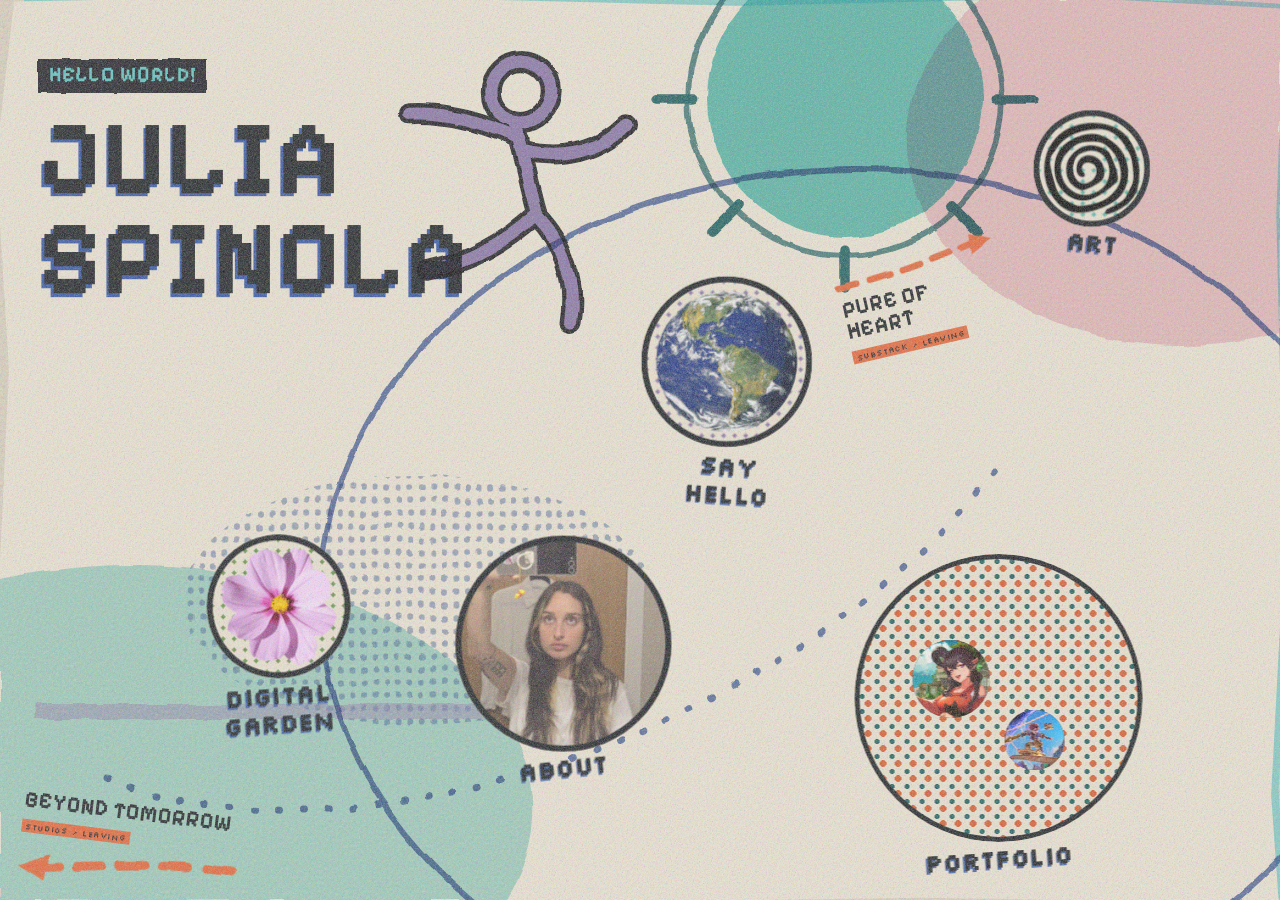
<file: index.html>
<!doctype html>
<html lang="en">
<head>
<meta charset="utf-8">
<meta name="viewport" content="width=device-width, initial-scale=1, viewport-fit=cover">
<title>Hello World — Julia Spinola</title>
<meta name="description" content="Hello World. The Julia Spinola system: five planets and two bodies on their way out.">
<link rel="stylesheet" href="/css/base.css">
<link rel="stylesheet" href="/css/home.css">
</head>
<body>

<main class="poster" id="top">
  <div class="ground b"></div>
  <div class="ground"></div>
  <!-- BIG PRINTED SHAPES -->
  <div class="riso m" aria-hidden="true">
    <svg viewBox="0 0 390 844" preserveAspectRatio="none" filter="url(#marker)">
      <defs><pattern id="rdm" width="12" height="12" patternUnits="userSpaceOnUse">
        <circle cx="6" cy="6" r="3.1" fill="#2B4EA2"/></pattern></defs>
      <ellipse cx="20" cy="700" rx="215" ry="165" fill="#59C6C3" opacity=".58"/>
      <ellipse cx="404" cy="372" rx="150" ry="158" fill="#E58BAE" opacity=".5"/>
      <ellipse cx="66" cy="812" rx="140" ry="64" fill="url(#rdm)" opacity=".5"/>
      <rect x="146" y="292" width="260" height="13" fill="#8E7BC4" opacity=".5"/>
    </svg>
  </div>
  <div class="riso d" aria-hidden="true">
    <svg viewBox="0 0 1440 900" preserveAspectRatio="none" filter="url(#marker)">
      <defs><pattern id="rdd" width="13" height="13" patternUnits="userSpaceOnUse">
        <circle cx="6.5" cy="6.5" r="3.3" fill="#2B4EA2"/></pattern></defs>
      <ellipse cx="150" cy="810" rx="450" ry="245" fill="#59C6C3" opacity=".58"/>
      <ellipse cx="1330" cy="140" rx="310" ry="205" fill="#E58BAE" opacity=".5"/>
      <ellipse cx="470" cy="600" rx="265" ry="125" fill="url(#rdd)" opacity=".5"/>
      <rect x="40" y="704" width="580" height="15" fill="#8E7BC4" opacity=".5"/>
    </svg>
  </div>

  <!-- THE SUN -->
  <div class="sun" aria-hidden="true">
    <svg viewBox="0 0 400 400" filter="url(#marker)">
      <g class="rays" fill="none" stroke="#17646B" stroke-width="10" stroke-linecap="round">
        <path d="M200 40 V0"/><path d="M313 87 L341 59"/><path d="M360 200 H400"/>
        <path d="M313 313 L341 341"/><path d="M200 360 V400"/><path d="M87 313 L59 341"/>
        <path d="M40 200 H0"/><path d="M87 87 L59 59"/>
      </g>
      <circle cx="200" cy="200" r="146" fill="#59C6C3"/>
      <circle cx="200" cy="200" r="166" fill="none" stroke="#17646B" stroke-width="6" opacity=".8"/>
    </svg>
  </div>

  <!-- ORBIT SCRAWL -->
  <div class="scrawl m" aria-hidden="true">
    <svg viewBox="0 0 390 844" preserveAspectRatio="none" filter="url(#marker)">
      <g fill="none" stroke="#2B4EA2" stroke-linecap="round" opacity=".8">
        <ellipse cx="205" cy="530" rx="205" ry="250" stroke-width="6"/>
        <path d="M30 470 C120 560 300 545 378 430" stroke-width="7" stroke-dasharray="2 24"/>
      </g>
    </svg>
  </div>
  <div class="scrawl d" aria-hidden="true">
    <svg viewBox="0 0 1440 900" preserveAspectRatio="none" filter="url(#marker)">
      <g fill="none" stroke="#2B4EA2" stroke-linecap="round" opacity=".8">
        <ellipse cx="960" cy="600" rx="600" ry="430" stroke-width="6"/>
        <path d="M120 780 C420 880 900 720 1120 470" stroke-width="7" stroke-dasharray="2 26"/>
      </g>
    </svg>
  </div>

  <h1 class="wordmark">
    <span class="hw">Hello World!</span>
    <span class="nm" aria-hidden="true"><span data-t="Julia">Julia</span><span data-t="Spinola">Spinola</span></span>
    <span class="hid">Julia Spinola</span>
  </h1>

  <!-- the figure -->
  <div class="figure" aria-hidden="true">
    <svg viewBox="0 0 300 270" filter="url(#marker)">
      <g fill="none" stroke-linecap="round" stroke-linejoin="round">
        <g stroke="#14181B" stroke-width="19">
          <circle cx="158" cy="42" r="27"/>
          <path d="M152 70 C160 104 166 130 172 152"/>
          <path d="M156 84 C124 70 92 60 58 62"/>
          <path d="M160 96 C196 104 228 96 252 72"/>
          <path d="M172 152 C146 176 112 196 74 204"/>
          <path d="M172 154 C196 178 208 214 202 250"/>
        </g>
        <g stroke="#8E7BC4" stroke-width="11">
          <circle cx="158" cy="42" r="27"/>
          <path d="M152 70 C160 104 166 130 172 152"/>
          <path d="M156 84 C124 70 92 60 58 62"/>
          <path d="M160 96 C196 104 228 96 252 72"/>
          <path d="M172 152 C146 176 112 196 74 204"/>
          <path d="M172 154 C196 178 208 214 202 250"/>
        </g>
      </g>
    </svg>
  </div>

  <ul class="bodies">
    <li class="body" id="b-portfolio">
      <a href="/portfolio/">
        <span class="disc m-riso"></span>
        <span class="moon m1"><img src="/assets/img/seikyu.jpg" alt=""></span>
        <span class="moon m2"><img src="/assets/img/duskfade.jpg" alt=""></span>
        <svg class="ring" viewBox="0 0 100 100" aria-hidden="true"><circle cx="50" cy="50" r="47"/></svg>
        <span class="lab" data-t="Portfolio">Portfolio</span>
      </a>
    </li>

    <li class="body" id="b-garden">
      <a href="/garden/">
        <span class="disc m-cut" style="--tint:var(--moss)"><img src="/assets/img/digitalgarden.png" alt=""></span>
        <svg class="ring" viewBox="0 0 100 100" aria-hidden="true"><circle cx="50" cy="50" r="47"/></svg>
        <span class="lab" data-t="Digital
Garden">Digital
Garden</span>
      </a>
    </li>

    <li class="body" id="b-art">
      <a href="/art/">
        <span class="disc m-cut" style="--tint:var(--aqua)"><img src="/assets/img/art.png" alt=""></span>
        <svg class="ring" viewBox="0 0 100 100" aria-hidden="true"><circle cx="50" cy="50" r="47"/></svg>
        <span class="lab" data-t="Art">Art</span>
      </a>
    </li>

    <li class="body" id="b-about">
      <a href="/about/">
        <span class="disc m-photo"><img src="/assets/img/julia-v2.jpg" alt="Julia, photographed upside down with a flash"></span>
        <svg class="ring" viewBox="0 0 100 100" aria-hidden="true"><circle cx="50" cy="50" r="47"/></svg>
        <span class="lab" data-t="About">About</span>
      </a>
    </li>

    <li class="body" id="b-contact">
      <a href="/contact/">
        <span class="disc m-cut" style="--tint:var(--lilac)"><img src="/assets/img/contactsandsocials.png" alt=""></span>
        <svg class="ring" viewBox="0 0 100 100" aria-hidden="true"><circle cx="50" cy="50" r="47"/></svg>
        <span class="lab" data-t="Say hello">Say hello</span>
      </a>
    </li>
  </ul>

  <!-- LEAVING THE SYSTEM -->
  <a class="gone" id="g-sub" href="https://juliaspinola.substack.com/">
    <svg viewBox="0 0 200 40" aria-hidden="true" filter="url(#marker)">
      <path class="trail" d="M2 31 C60 31 120 22 175 13"/>
      <path d="M174 1 L199 13 L172 26 Z" fill="#E9612F"/>
    </svg>
    <span class="tag">Pure of Heart<i>Substack ↗ leaving</i></span>
  </a>

  <a class="gone" id="g-bts" href="https://www.beyondtomorrowstudios.com/">
    <svg viewBox="0 0 200 40" aria-hidden="true" filter="url(#marker)">
      <path class="trail" d="M2 31 C60 31 120 22 175 13"/>
      <path d="M174 1 L199 13 L172 26 Z" fill="#E9612F"/>
    </svg>
    <span class="tag" style="transform:rotate(180deg)">Beyond Tomorrow<i>Studios ↗ leaving</i></span>
  </a>

  <div class="grit" aria-hidden="true"></div>

</main>

<svg width="0" height="0" style="position:absolute" aria-hidden="true" focusable="false">
  <defs>
    <filter id="marker" x="-25%" y="-25%" width="150%" height="150%">
      <feTurbulence type="fractalNoise" baseFrequency="0.021" numOctaves="3" seed="11" result="t"/>
      <feDisplacementMap in="SourceGraphic" in2="t" scale="7" xChannelSelector="R" yChannelSelector="G"/>
    </filter>
    <filter id="chew" x="-10%" y="-10%" width="120%" height="120%">
      <feTurbulence type="fractalNoise" baseFrequency="0.055" numOctaves="2" seed="4" result="t"/>
      <feDisplacementMap in="SourceGraphic" in2="t" scale="3.4" xChannelSelector="R" yChannelSelector="G" result="d"/>
      <feTurbulence type="fractalNoise" baseFrequency="0.62" numOctaves="1" seed="9" result="g"/>
      <feColorMatrix in="g" type="matrix" values="0 0 0 0 0 0 0 0 0 0 0 0 0 0 0 1.4 0 0 0 -1.06" result="m"/>
      <feComposite in="d" in2="m" operator="out"/>
    </filter>
  </defs>
</svg>
<script src="/js/home.js"></script>
</body>
</html>
</file>
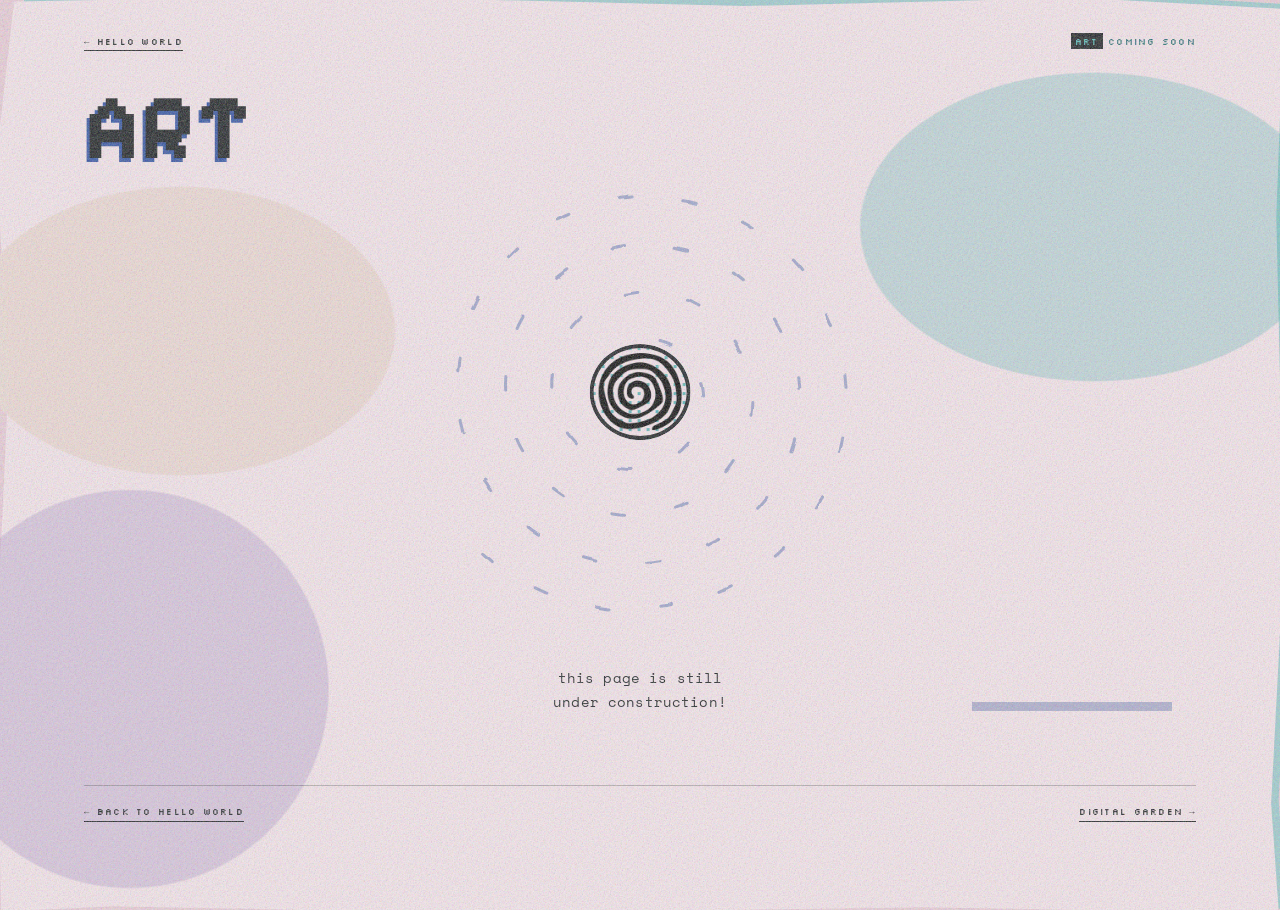
<file: art/index.html>
<!doctype html>
<html lang="en">
<head>
<meta charset="utf-8">
<meta name="viewport" content="width=device-width, initial-scale=1, viewport-fit=cover">
<title>Art &#8212; Julia Spinola</title>
<meta name="description" content="Art. Coming soon.">
<link rel="stylesheet" href="/css/base.css">
<link rel="stylesheet" href="/css/art.css">
</head>
<body>

<main class="poster" id="top">
  <div class="ground b"></div>
  <div class="ground"></div>
  <div class="riso" aria-hidden="true"></div>

  <div class="wrap">

    <header class="top">
      <a class="back" href="/"><i>&#8592;</i> Hello World</a>
      <p class="meta"><em>Art</em>Coming soon</p>
    </header>

    <h1 class="title" data-t="Art">Art</h1>

    <!-- ── THE STUDIO. the same planet as on Hello World, still being drawn ─ -->
    <div class="studio" aria-hidden="true">
      <svg class="draw" viewBox="0 0 400 400" filter="url(#marker)">
        <path class="ghost" pathLength="100" d="M216.7 157.1 L219.2 157.8 L221.7 158.7 L224.2 159.6 L226.7 160.8 L229.0 162.1 L231.4 163.5 L233.6 165.1 L235.8 166.8 L237.9 168.6 L239.9 170.6 L241.8 172.7 L243.6 175.0 L245.2 177.3 L246.8 179.8 L248.2 182.3 L249.4 185.0 L250.6 187.7 L251.5 190.5 L252.3 193.4 L253.0 196.3 L253.5 199.3 L253.8 202.4 L253.9 205.4 L253.8 208.5 L253.6 211.6 L253.2 214.7 L252.6 217.8 L251.9 220.9 L250.9 224.0 L249.8 227.0 L248.5 229.9 L247.0 232.8 L245.4 235.7 L243.6 238.4 L241.6 241.1 L239.4 243.6 L237.1 246.0 L234.7 248.4 L232.1 250.5 L229.3 252.6 L226.5 254.5 L223.5 256.2 L220.4 257.8 L217.2 259.2 L213.9 260.4 L210.5 261.4 L207.1 262.3 L203.6 262.9 L200.0 263.4 L196.4 263.6 L192.8 263.7 L189.1 263.5 L185.5 263.2 L181.8 262.6 L178.2 261.8 L174.6 260.8 L171.0 259.6 L167.5 258.1 L164.1 256.5 L160.8 254.7 L157.5 252.7 L154.4 250.4 L151.4 248.0 L148.4 245.4 L145.7 242.7 L143.1 239.7 L140.6 236.6 L138.3 233.4 L136.2 230.0 L134.3 226.5 L132.6 222.8 L131.0 219.1 L129.7 215.2 L128.6 211.3 L127.7 207.3 L127.1 203.2 L126.7 199.1 L126.5 194.9 L126.5 190.7 L126.8 186.5 L127.4 182.3 L128.1 178.1 L129.2 174.0 L130.4 169.9 L131.9 165.8 L133.6 161.9 L135.6 158.0 L137.8 154.2 L140.2 150.5 L142.8 147.0 L145.7 143.6 L148.7 140.3 L152.0 137.3 L155.4 134.4 L159.0 131.6 L162.8 129.1 L166.7 126.8 L170.7 124.7 L174.9 122.8 L179.2 121.2 L183.7 119.8 L188.2 118.6 L192.8 117.8 L197.4 117.1 L202.1 116.8 L206.8 116.6 L211.6 116.8 L216.3 117.3 L221.1 118.0 L225.8 119.0 L230.4 120.2 L235.1 121.7 L239.6 123.5 L244.0 125.6 L248.4 127.9 L252.6 130.5 L256.6 133.3 L260.6 136.3 L264.3 139.6 L267.9 143.1 L271.3 146.8 L274.5 150.7 L277.5 154.8 L280.2 159.1 L282.7 163.6 L285.0 168.2 L287.0 173.0 L288.7 177.8 L290.2 182.8 L291.4 187.9 L292.2 193.0 L292.8 198.3 L293.1 203.5 L293.2 208.8 L292.9 214.1 L292.3 219.4 L291.4 224.7 L290.2 229.9 L288.6 235.1 L286.8 240.2 L284.7 245.2 L282.4 250.1 L279.7 254.9 L276.7 259.5 L273.5 264.0 L270.0 268.3 L266.3 272.4 L262.3 276.3 L258.1 280.0 L253.7 283.5 L249.1 286.7 L244.3 289.6 L239.3 292.3 L234.1 294.7 L228.8 296.8 L223.3 298.7 L217.8 300.2 L212.1 301.4 L206.4 302.2 L200.6 302.8 L194.8 303.0 L189.0 302.9 L183.1 302.5 L177.3 301.7 L171.4 300.6 L165.7 299.2 L160.0 297.4 L154.4 295.3 L148.9 292.9 L143.6 290.1 L138.4 287.1 L133.3 283.8 L128.5 280.1 L123.8 276.2 L119.3 272.0 L115.1 267.6 L111.1 262.9 L107.4 257.9 L104.0 252.8 L100.9 247.4 L98.0 241.9 L95.5 236.1 L93.2 230.3 L91.4 224.3 L89.8 218.2 L88.6 211.9 L87.8 205.6 L87.3 199.3 L87.1 192.9 L87.4 186.5 L88.0 180.1 L88.9 173.7 L90.2 167.4 L91.9 161.1 L94.0 154.9 L96.4 148.8 L99.1 142.9 L102.2 137.1 L105.6 131.4 L109.4 126.0 L113.5 120.7 L117.8 115.7 L122.5 110.9 L127.4 106.4 L132.6 102.2 L138.1 98.2 L143.8 94.6 L149.7 91.2 L155.8 88.2 L162.0 85.6 L168.5 83.3 L175.0 81.3 L181.7 79.8 L188.5 78.6 L195.4 77.8 L202.3 77.3 L209.3 77.3 L216.2 77.7 L223.2 78.4 L230.1 79.6 L237.0 81.2 L243.8 83.1 L250.4 85.4 L257.0 88.2 L263.4 91.3 L269.6 94.7 L275.7 98.5 L281.5 102.7 L287.1 107.2 L292.5 112.0 L297.6 117.2 L302.4 122.6 L306.9 128.3 L311.1 134.3 L315.0 140.5 L318.5 147.0 L321.6 153.6 L324.4 160.5 L326.7 167.5 L328.7 174.6 L330.3 181.9 L331.5 189.2 L332.2 196.7 L332.6 204.2 L332.5 211.7 L331.9 219.2 L331.0 226.7 L329.6 234.2 L327.8 241.5 L325.6 248.8 L323.0 256.0 L319.9 263.0 L316.5 269.9 L312.6 276.5 L308.4 283.0 L303.8 289.2 L298.8 295.2 L293.5 300.9 L287.9 306.3 L282.0 311.4 L275.8 316.1 L269.2 320.5 L262.5 324.6 L255.5 328.2 L248.3 331.5 L240.9 334.4 L233.3 336.8 L225.6 338.8 L217.7 340.4 L209.8 341.5 L201.8 342.2 L193.7 342.4 L185.6 342.2 L177.6 341.5 L169.5 340.4 L161.6 338.8 L153.7 336.7 L145.9 334.2 L138.2 331.2 L130.7 327.8 L123.4 324.0 L116.4 319.8 L109.5 315.2 L102.9 310.1 L96.6 304.7 L90.6 298.9 L84.9 292.8 L79.5 286.4 L74.5 279.6 L69.9 272.6 L65.7 265.3 L61.9 257.7 L58.5 249.9 L55.6 241.9 L53.1 233.8 L51.1 225.5 L49.5 217.1 L48.5 208.6 L47.9 200.0 L47.7 191.4 L48.1 182.7 L49.0 174.1 L50.3 165.5 L52.2 157.0 L54.5 148.6 L57.3 140.4 L60.6 132.2 L64.4 124.3 L68.5 116.6 L73.2 109.1 L78.3 101.8 L83.7 94.9 L89.6 88.2 L95.9 81.9 L102.5 75.9 L109.5 70.3 L116.8 65.1 L124.3 60.3 L132.2 55.9 L140.3 52.0 L148.7 48.5 L157.2 45.5 L166.0 43.0 L174.8 41.0 L183.8 39.4 L192.9 38.4 L202.1 37.9 L211.2 37.9 L220.4 38.5 L229.6 39.6 L238.7 41.1 L247.7 43.2 L256.6 45.9 L265.4 49.0 L274.0 52.6 L282.4 56.7 L290.5 61.3 L298.4 66.3 L306.0 71.8 L313.4 77.8 L320.3 84.1 L327.0 90.9 L333.2 98.0 L339.1 105.5 L344.5 113.3 L349.5 121.5 L354.0 129.9 L358.0 138.6 L361.6 147.5 L364.6 156.6 L367.2 165.9 L369.2 175.4 L370.7 185.0 L371.6 194.6 L372.0 204.3 L371.8 214.1 L371.1 223.8 L369.8 233.5 L368.0 243.1 L365.6 252.7 L362.7 262.1 L359.3 271.3 L355.3 280.4 L350.8 289.2 L345.8 297.8 L340.3 306.1 L334.4 314.1 L328.0 321.7 L321.2 329.0 L313.9 335.9 L306.2 342.5 L298.2 348.5 L289.8 354.1 L281.1 359.3 L272.2 363.9 L262.9 368.1 L253.4 371.7 L243.7 374.8 L233.8 377.4 L223.8 379.3 L213.6 380.7 L203.4 381.6 L193.1 381.8 L182.8 381.5 L172.5 380.6 L162.3 379.1 L152.1 377.0 L142.1 374.4 L132.2 371.2 L122.5 367.4 L113.0 363.0 L103.7 358.2 L94.7 352.8 L86.1 346.9 L77.7 340.4 L69.7 333.6 L62.1 326.2 L54.9 318.5 L48.2 310.3 L41.9 301.7"/>
        <path class="line" pathLength="100" d="M216.7 157.1 L219.2 157.8 L221.7 158.7 L224.2 159.6 L226.7 160.8 L229.0 162.1 L231.4 163.5 L233.6 165.1 L235.8 166.8 L237.9 168.6 L239.9 170.6 L241.8 172.7 L243.6 175.0 L245.2 177.3 L246.8 179.8 L248.2 182.3 L249.4 185.0 L250.6 187.7 L251.5 190.5 L252.3 193.4 L253.0 196.3 L253.5 199.3 L253.8 202.4 L253.9 205.4 L253.8 208.5 L253.6 211.6 L253.2 214.7 L252.6 217.8 L251.9 220.9 L250.9 224.0 L249.8 227.0 L248.5 229.9 L247.0 232.8 L245.4 235.7 L243.6 238.4 L241.6 241.1 L239.4 243.6 L237.1 246.0 L234.7 248.4 L232.1 250.5 L229.3 252.6 L226.5 254.5 L223.5 256.2 L220.4 257.8 L217.2 259.2 L213.9 260.4 L210.5 261.4 L207.1 262.3 L203.6 262.9 L200.0 263.4 L196.4 263.6 L192.8 263.7 L189.1 263.5 L185.5 263.2 L181.8 262.6 L178.2 261.8 L174.6 260.8 L171.0 259.6 L167.5 258.1 L164.1 256.5 L160.8 254.7 L157.5 252.7 L154.4 250.4 L151.4 248.0 L148.4 245.4 L145.7 242.7 L143.1 239.7 L140.6 236.6 L138.3 233.4 L136.2 230.0 L134.3 226.5 L132.6 222.8 L131.0 219.1 L129.7 215.2 L128.6 211.3 L127.7 207.3 L127.1 203.2 L126.7 199.1 L126.5 194.9 L126.5 190.7 L126.8 186.5 L127.4 182.3 L128.1 178.1 L129.2 174.0 L130.4 169.9 L131.9 165.8 L133.6 161.9 L135.6 158.0 L137.8 154.2 L140.2 150.5 L142.8 147.0 L145.7 143.6 L148.7 140.3 L152.0 137.3 L155.4 134.4 L159.0 131.6 L162.8 129.1 L166.7 126.8 L170.7 124.7 L174.9 122.8 L179.2 121.2 L183.7 119.8 L188.2 118.6 L192.8 117.8 L197.4 117.1 L202.1 116.8 L206.8 116.6 L211.6 116.8 L216.3 117.3 L221.1 118.0 L225.8 119.0 L230.4 120.2 L235.1 121.7 L239.6 123.5 L244.0 125.6 L248.4 127.9 L252.6 130.5 L256.6 133.3 L260.6 136.3 L264.3 139.6 L267.9 143.1 L271.3 146.8 L274.5 150.7 L277.5 154.8 L280.2 159.1 L282.7 163.6 L285.0 168.2 L287.0 173.0 L288.7 177.8 L290.2 182.8 L291.4 187.9 L292.2 193.0 L292.8 198.3 L293.1 203.5 L293.2 208.8 L292.9 214.1 L292.3 219.4 L291.4 224.7 L290.2 229.9 L288.6 235.1 L286.8 240.2 L284.7 245.2 L282.4 250.1 L279.7 254.9 L276.7 259.5 L273.5 264.0 L270.0 268.3 L266.3 272.4 L262.3 276.3 L258.1 280.0 L253.7 283.5 L249.1 286.7 L244.3 289.6 L239.3 292.3 L234.1 294.7 L228.8 296.8 L223.3 298.7 L217.8 300.2 L212.1 301.4 L206.4 302.2 L200.6 302.8 L194.8 303.0 L189.0 302.9 L183.1 302.5 L177.3 301.7 L171.4 300.6 L165.7 299.2 L160.0 297.4 L154.4 295.3 L148.9 292.9 L143.6 290.1 L138.4 287.1 L133.3 283.8 L128.5 280.1 L123.8 276.2 L119.3 272.0 L115.1 267.6 L111.1 262.9 L107.4 257.9 L104.0 252.8 L100.9 247.4 L98.0 241.9 L95.5 236.1 L93.2 230.3 L91.4 224.3 L89.8 218.2 L88.6 211.9 L87.8 205.6 L87.3 199.3 L87.1 192.9 L87.4 186.5 L88.0 180.1 L88.9 173.7 L90.2 167.4 L91.9 161.1 L94.0 154.9 L96.4 148.8 L99.1 142.9 L102.2 137.1 L105.6 131.4 L109.4 126.0 L113.5 120.7 L117.8 115.7 L122.5 110.9 L127.4 106.4 L132.6 102.2 L138.1 98.2 L143.8 94.6 L149.7 91.2 L155.8 88.2 L162.0 85.6 L168.5 83.3 L175.0 81.3 L181.7 79.8 L188.5 78.6 L195.4 77.8 L202.3 77.3 L209.3 77.3 L216.2 77.7 L223.2 78.4 L230.1 79.6 L237.0 81.2 L243.8 83.1 L250.4 85.4 L257.0 88.2 L263.4 91.3 L269.6 94.7 L275.7 98.5 L281.5 102.7 L287.1 107.2 L292.5 112.0 L297.6 117.2 L302.4 122.6 L306.9 128.3 L311.1 134.3 L315.0 140.5 L318.5 147.0 L321.6 153.6 L324.4 160.5 L326.7 167.5 L328.7 174.6 L330.3 181.9 L331.5 189.2 L332.2 196.7 L332.6 204.2 L332.5 211.7 L331.9 219.2 L331.0 226.7 L329.6 234.2 L327.8 241.5 L325.6 248.8 L323.0 256.0 L319.9 263.0 L316.5 269.9 L312.6 276.5 L308.4 283.0 L303.8 289.2 L298.8 295.2 L293.5 300.9 L287.9 306.3 L282.0 311.4 L275.8 316.1 L269.2 320.5 L262.5 324.6 L255.5 328.2 L248.3 331.5 L240.9 334.4 L233.3 336.8 L225.6 338.8 L217.7 340.4 L209.8 341.5 L201.8 342.2 L193.7 342.4 L185.6 342.2 L177.6 341.5 L169.5 340.4 L161.6 338.8 L153.7 336.7 L145.9 334.2 L138.2 331.2 L130.7 327.8 L123.4 324.0 L116.4 319.8 L109.5 315.2 L102.9 310.1 L96.6 304.7 L90.6 298.9 L84.9 292.8 L79.5 286.4 L74.5 279.6 L69.9 272.6 L65.7 265.3 L61.9 257.7 L58.5 249.9 L55.6 241.9 L53.1 233.8 L51.1 225.5 L49.5 217.1 L48.5 208.6 L47.9 200.0 L47.7 191.4 L48.1 182.7 L49.0 174.1 L50.3 165.5 L52.2 157.0 L54.5 148.6 L57.3 140.4 L60.6 132.2 L64.4 124.3 L68.5 116.6 L73.2 109.1 L78.3 101.8 L83.7 94.9 L89.6 88.2 L95.9 81.9 L102.5 75.9 L109.5 70.3 L116.8 65.1 L124.3 60.3 L132.2 55.9 L140.3 52.0 L148.7 48.5 L157.2 45.5 L166.0 43.0 L174.8 41.0 L183.8 39.4 L192.9 38.4 L202.1 37.9 L211.2 37.9 L220.4 38.5 L229.6 39.6 L238.7 41.1 L247.7 43.2 L256.6 45.9 L265.4 49.0 L274.0 52.6 L282.4 56.7 L290.5 61.3 L298.4 66.3 L306.0 71.8 L313.4 77.8 L320.3 84.1 L327.0 90.9 L333.2 98.0 L339.1 105.5 L344.5 113.3 L349.5 121.5 L354.0 129.9 L358.0 138.6 L361.6 147.5 L364.6 156.6 L367.2 165.9 L369.2 175.4 L370.7 185.0 L371.6 194.6 L372.0 204.3 L371.8 214.1 L371.1 223.8 L369.8 233.5 L368.0 243.1 L365.6 252.7 L362.7 262.1 L359.3 271.3 L355.3 280.4 L350.8 289.2 L345.8 297.8 L340.3 306.1 L334.4 314.1 L328.0 321.7 L321.2 329.0 L313.9 335.9 L306.2 342.5 L298.2 348.5 L289.8 354.1 L281.1 359.3 L272.2 363.9 L262.9 368.1 L253.4 371.7 L243.7 374.8 L233.8 377.4 L223.8 379.3 L213.6 380.7 L203.4 381.6 L193.1 381.8 L182.8 381.5 L172.5 380.6 L162.3 379.1 L152.1 377.0 L142.1 374.4 L132.2 371.2 L122.5 367.4 L113.0 363.0 L103.7 358.2 L94.7 352.8 L86.1 346.9 L77.7 340.4 L69.7 333.6 L62.1 326.2 L54.9 318.5 L48.2 310.3 L41.9 301.7"/>
      </svg>
      <span class="globe"><img src="/assets/img/art.png" alt=""></span>
    </div>

    <div class="mid">
      <p class="note">this page is still under construction!</p>
    </div>

    <footer class="foot">
      <a class="back" href="/"><i>&#8592;</i> Back to Hello World</a>
      <a class="back fwd" href="/garden/">Digital Garden <i>&#8594;</i></a>
    </footer>

  </div>

  <div class="grit" aria-hidden="true"></div>
</main>

<svg width="0" height="0" style="position:absolute" aria-hidden="true" focusable="false">
  <defs>
    <filter id="marker" x="-25%" y="-25%" width="150%" height="150%">
      <feTurbulence type="fractalNoise" baseFrequency="0.021" numOctaves="3" seed="11" result="t"/>
      <feDisplacementMap in="SourceGraphic" in2="t" scale="7" xChannelSelector="R" yChannelSelector="G"/>
    </filter>
  </defs>
</svg>

</body>
</html>
</file>
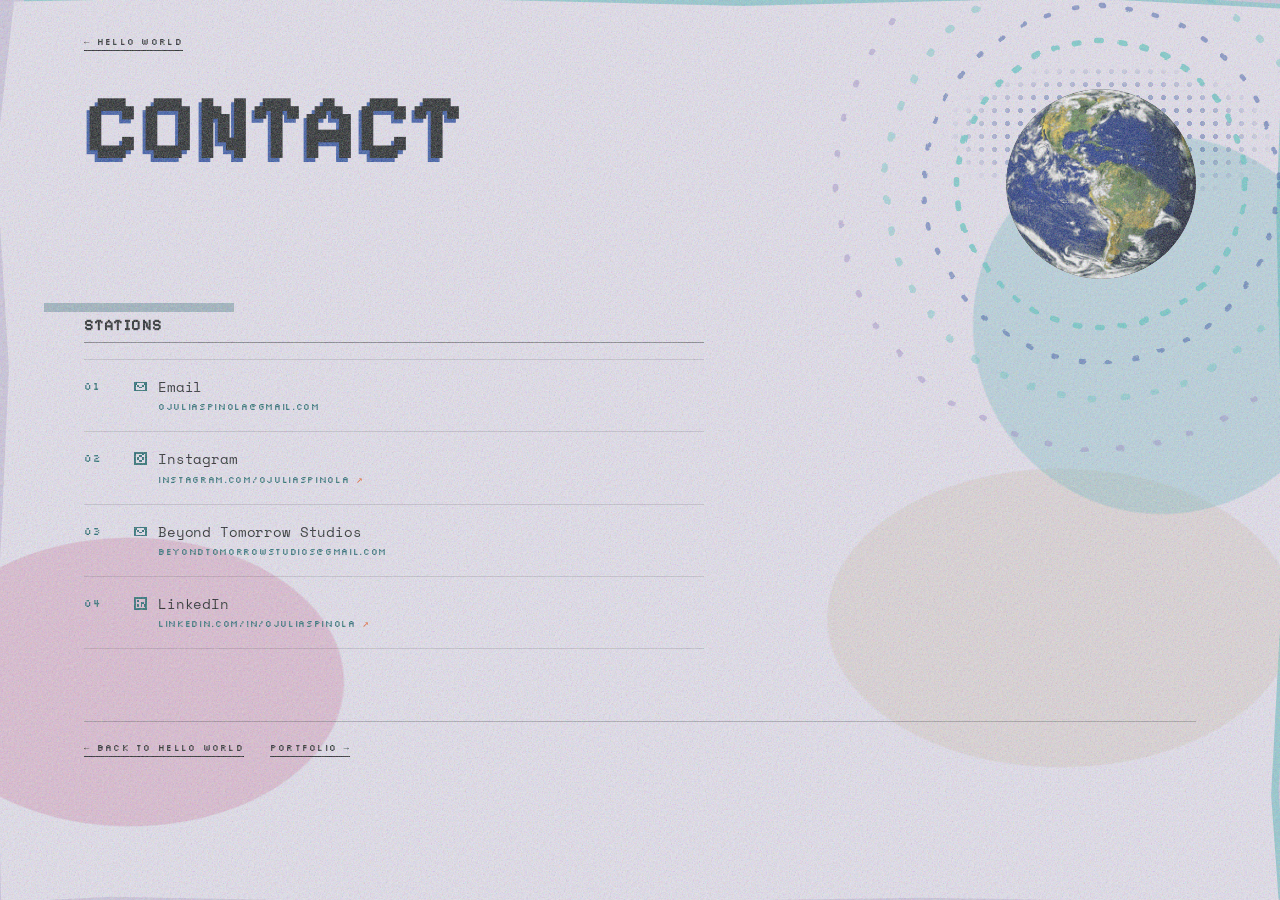
<file: contact/index.html>
<!doctype html>
<html lang="en">
<head>
<meta charset="utf-8">
<meta name="viewport" content="width=device-width, initial-scale=1, viewport-fit=cover">
<title>Contact &#8212; Julia Spinola</title>
<meta name="description" content="Contact. Every channel is a station, ordered by how likely a reply actually is.">
<link rel="stylesheet" href="/css/base.css">
<link rel="stylesheet" href="/css/contact.css">
</head>
<body>

<main class="poster" id="top">
  <div class="ground b"></div>
  <div class="ground"></div>
  <div class="riso" aria-hidden="true"></div>
  <div class="dots" aria-hidden="true"></div>

  <div class="wrap">

    <header class="top">
      <a class="back" href="/"><i>&#8592;</i> Hello World</a>
    </header>

    <div class="masthead">
      <div class="mh-t">
        <h1 class="title" data-t="Contact">Contact</h1>
      </div>

      <!-- ── THE RECEIVER. the same planet as on Hello World, closer up ───── -->
      <div class="aerial" aria-hidden="true">
        <svg class="arcs" viewBox="0 0 400 400" filter="url(#marker)">
          <g fill="none" stroke-linecap="round">
            <circle cx="200" cy="200" r="128" stroke="#59C6C3" stroke-width="5" stroke-dasharray="4 16" opacity=".8"/>
            <circle cx="200" cy="200" r="158" stroke="#2B4EA2" stroke-width="4" stroke-dasharray="3 21" opacity=".55"/>
            <circle cx="200" cy="200" r="192" stroke="#59C6C3" stroke-width="6" stroke-dasharray="2 26" opacity=".45"/>
            <circle cx="200" cy="200" r="236" stroke="#8E7BC4" stroke-width="5" stroke-dasharray="2 30" opacity=".45"/>
          </g>
        </svg>
        <span class="globe"><img src="/assets/img/contactsandsocials.png" alt=""></span>
      </div>
    </div>

    <!-- ── THE STATIONS. four, no commentary ────────────────────── -->
    <section class="board" aria-labelledby="h-stations">
      <h2 class="sec-h" id="h-stations">Stations</h2>

      <ol class="stations">

        <li class="st">
          <i class="idx">01</i>
          <button class="stn copy" type="button" data-copy="ojuliaspinola@gmail.com">
            <svg class="ico" viewBox="0 0 8 8" aria-hidden="true"><use href="#i-mail"></use></svg>
            <span class="head"><span class="nm">Email</span></span>
            <span class="dest">ojuliaspinola@gmail.com<i class="said" aria-hidden="true">copied</i></span>
          </button>
        </li>

        <li class="st">
          <i class="idx">02</i>
          <a class="stn" href="https://www.instagram.com/ojuliaspinola">
            <svg class="ico" viewBox="0 0 8 8" aria-hidden="true"><use href="#i-cam"></use></svg>
            <span class="head"><span class="nm">Instagram</span></span>
            <span class="dest">instagram.com/ojuliaspinola<i class="arw">&#8599;</i></span>
          </a>
        </li>

        <li class="st">
          <i class="idx">03</i>
          <button class="stn copy" type="button" data-copy="beyondtomorrowstudios@gmail.com">
            <svg class="ico" viewBox="0 0 8 8" aria-hidden="true"><use href="#i-mail"></use></svg>
            <span class="head"><span class="nm">Beyond Tomorrow Studios</span></span>
            <span class="dest">beyondtomorrowstudios@gmail.com<i class="said" aria-hidden="true">copied</i></span>
          </button>
        </li>

        <li class="st">
          <i class="idx">04</i>
          <a class="stn" href="https://www.linkedin.com/in/ojuliaspinola/">
            <svg class="ico" viewBox="0 0 8 8" aria-hidden="true"><use href="#i-badge"></use></svg>
            <span class="head"><span class="nm">LinkedIn</span></span>
            <span class="dest">linkedin.com/in/ojuliaspinola<i class="arw">&#8599;</i></span>
          </a>
        </li>

      </ol>
    </section>

    <footer class="foot">
      <a class="back" href="/"><i>&#8592;</i> Back to Hello World</a>
      <a class="back fwd" href="/portfolio/">Portfolio <i>&#8594;</i></a>
    </footer>

  </div>

  <div class="grit" aria-hidden="true"></div>
</main>

<script src="/js/contact.js"></script>

<!-- pixel icons, drawn on the same 8&#215;8 grid as the type -->
<svg width="0" height="0" style="position:absolute" aria-hidden="true" focusable="false">
  <defs>
    <filter id="marker" x="-25%" y="-25%" width="150%" height="150%">
      <feTurbulence type="fractalNoise" baseFrequency="0.021" numOctaves="3" seed="11" result="t"/>
      <feDisplacementMap in="SourceGraphic" in2="t" scale="7" xChannelSelector="R" yChannelSelector="G"/>
    </filter>
    <g id="i-mail"><path fill="currentColor" shape-rendering="crispEdges" d="M0 1h8v1H0zM0 2h1v4H0zM7 2h1v4H7zM0 6h8v1H0zM1 2h1v1H1zM2 3h1v1H2zM3 4h2v1H3zM5 3h1v1H5zM6 2h1v1H6z"/></g>
    <g id="i-cam"><path fill="currentColor" shape-rendering="crispEdges" d="M0 0h8v1H0zM0 1h1v6H0zM7 1h1v6H7zM0 7h8v1H0zM3 2h2v1H3zM2 3h1v2H2zM5 3h1v2H5zM3 5h2v1H3zM5 1h1v1H5z"/></g>
    <g id="i-badge"><path fill="currentColor" shape-rendering="crispEdges" d="M0 0h8v1H0zM0 1h1v6H0zM7 1h1v6H7zM0 7h8v1H0zM2 2h1v1H2zM2 4h1v2H2zM4 4h1v2H4zM6 4h1v2H6zM4 3h2v1H4z"/></g>
  </defs>
</svg>

</body>
</html>
</file>
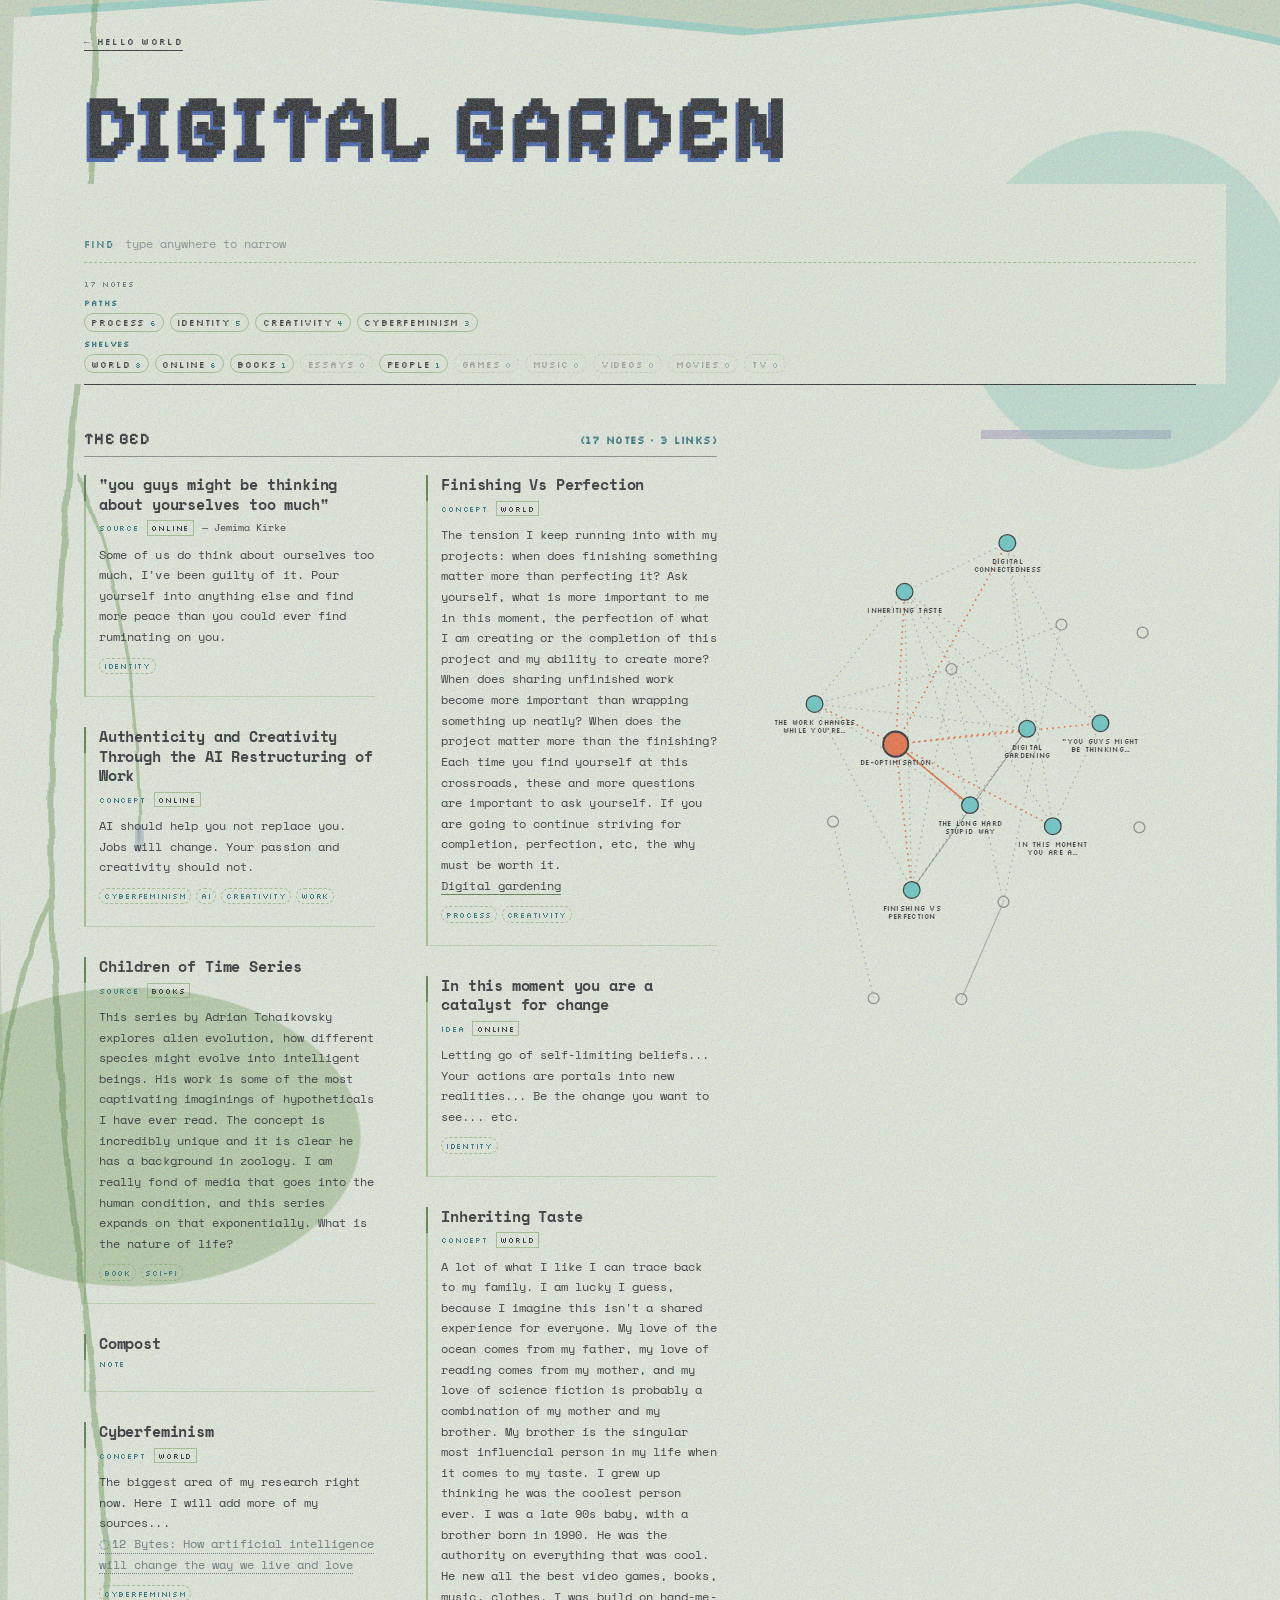
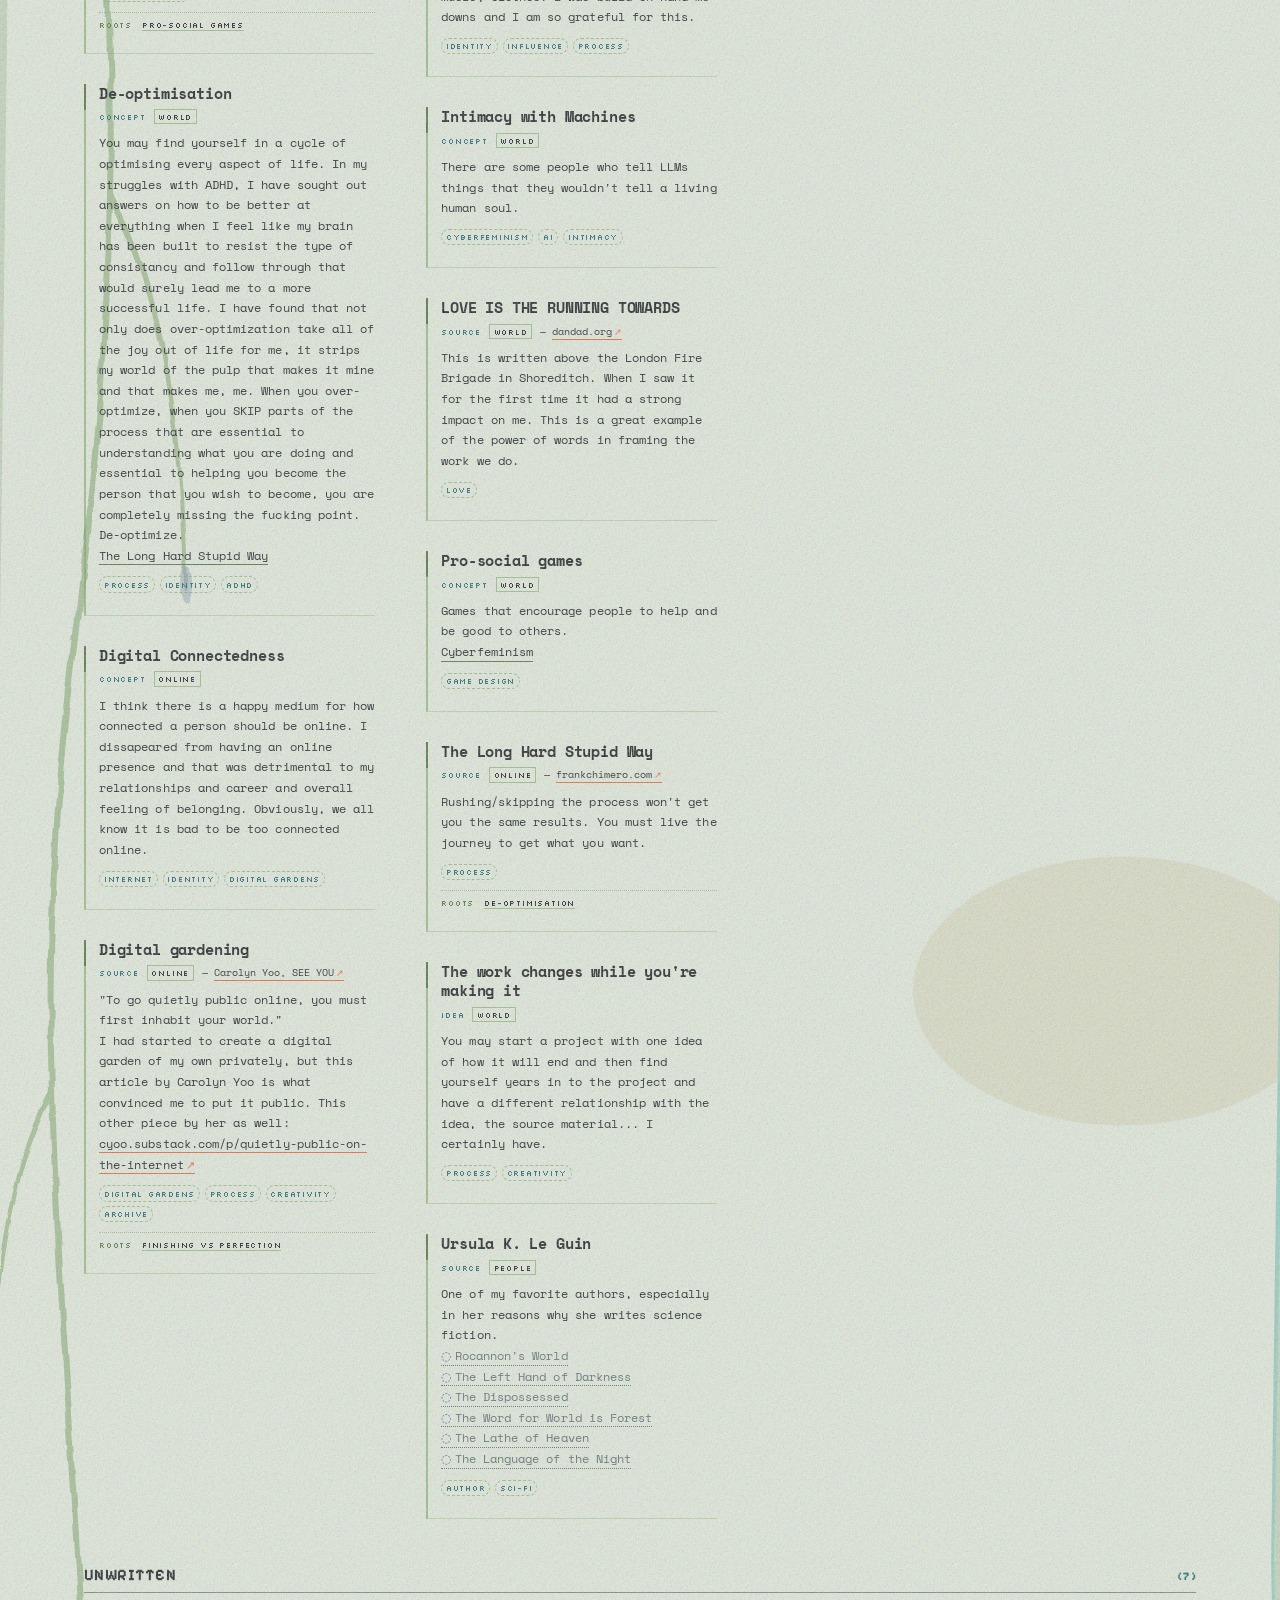
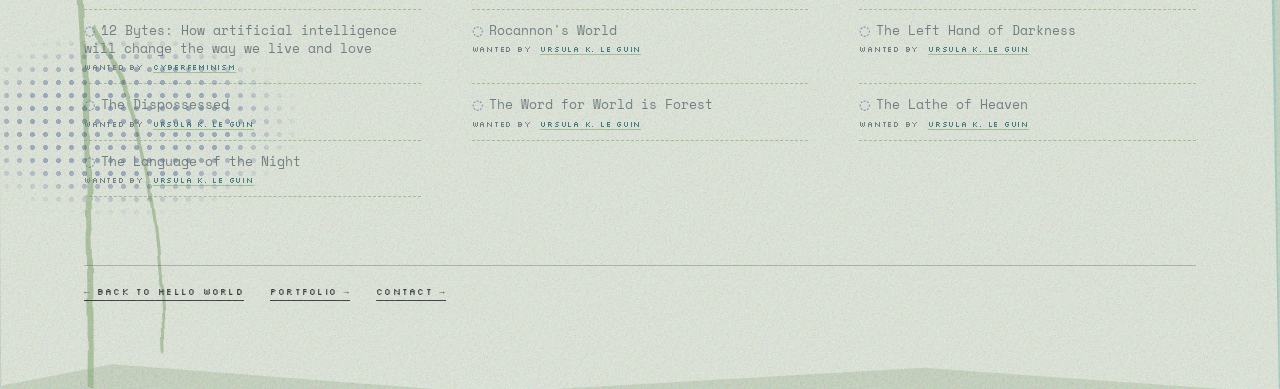
<file: garden/index.html>
<!doctype html>
<html lang="en">
<head>
<meta charset="utf-8">
<meta name="viewport" content="width=device-width, initial-scale=1, viewport-fit=cover">
<title>Digital Garden &#8212; Julia Spinola</title>
<meta name="description" content="A digital garden. Notes, beliefs, sources and scraps, linked to each other and never sorted by date. Grown from one markdown file.">
<link rel="stylesheet" href="/css/base.css">
<link rel="stylesheet" href="/css/garden.css">
<script>
document.documentElement.className += " js";
setTimeout(function () {
  var d = document.documentElement, b = document.querySelector(".boot");
  if (d.className.indexOf("grown") > -1 || document.querySelector(".trouble") || !b) return;
  b.innerHTML = "<a href=\"/garden/notes.md\">Read notes.md</a>";
  b.className = "boot late";
}, 9000);
</script>
</head>
<body>

<main class="poster" id="top">
  <div class="ground b"></div>
  <div class="ground"></div>
  <div class="riso" aria-hidden="true"></div>
  <div class="dots" aria-hidden="true"></div>

  <!-- THE ROOTS. drawn with the same marker filter as everything else -->
  <div class="roots" aria-hidden="true">
    <svg viewBox="0 0 250 1200" preserveAspectRatio="none" filter="url(#marker)">
      <g fill="none" stroke="#6C9E52" stroke-linecap="round">
        <path d="M96 -20 C96 120 44 190 52 300 C60 420 118 470 110 600 C104 720 40 780 52 900 C62 1010 96 1080 90 1220" stroke-width="6"/>
        <path d="M52 300 C10 330 -8 372 -14 420" stroke-width="4"/>
        <path d="M110 600 C160 630 182 676 186 730" stroke-width="4"/>
        <path d="M52 900 C6 928 -6 964 -10 1010" stroke-width="3.5"/>
        <path d="M78 160 C120 190 138 232 140 280" stroke-width="3"/>
        <path d="M96 1080 C142 1104 160 1140 164 1186" stroke-width="3"/>
      </g>
      <g fill="#2B4EA2" opacity=".5">
        <circle cx="-14" cy="420" r="7"/><circle cx="186" cy="730" r="6"/>
        <circle cx="140" cy="280" r="5"/><circle cx="-10" cy="1010" r="6"/>
      </g>
    </svg>
  </div>

  <div class="wrap">

    <header class="top">
      <a class="back" href="/"><i>&#8592;</i> Hello World</a>
    </header>

    <h1 class="title" data-t="Digital Garden">Digital Garden</h1>

    <noscript>
      <p class="js-off"><a class="pill" href="/garden/notes.md">Read notes.md &#8594;</a></p>
    </noscript>

    <!-- ── THE BAR ──────────────────────────────────────────────────────── -->
    <div class="bar" id="sortbar">
      <p class="seek">
        <label for="q">Find</label>
        <input id="q" type="search" autocomplete="off" autocorrect="off" spellcheck="false"
               placeholder="type anywhere to narrow">
        <button type="button" id="clear" hidden>Clear</button>
      </p>
      <p id="readout" aria-live="polite" role="status">&#8212;</p>

      <div class="rows">

        <div class="row" id="paths" hidden>
          <h2 class="rl">Paths</h2>
          <span id="path-host" style="display:contents"></span>
          </div>

        <div class="row" id="shelves">
          <h2 class="rl">Shelves</h2>
          <span id="shelf-host" style="display:contents"></span>
        </div>
      </div>
    </div>

    <!-- ── THE BED, AND THE WEB BESIDE IT ───────────────────────────────── -->
    <div class="split">
      <section class="bed" aria-labelledby="h-bed">
        <h2 class="sec-h" id="h-bed">The bed <i>(<span id="count">&#8212;</span> notes &#183; <span id="link-n">&#8212;</span> links)</i></h2>

        <div id="bed-host">
          <p class="boot">Reading garden/notes.md&#8230;</p>
        </div>

        <div id="nothing" hidden>
          <b>Nothing matches that</b>
        </div>
      </section>

      <aside class="web" id="web" hidden>
        <svg id="web-svg" viewBox="0 0 520 760" preserveAspectRatio="xMidYMid meet" aria-hidden="true"></svg>
      </aside>
    </div>

    <!-- ── THE UNWRITTEN ────────────────────────────────────────────────── -->
    <section class="unwritten" id="unwritten" aria-labelledby="h-un" hidden>
      <h2 class="sec-h" id="h-un">Unwritten <i>(<span id="ghost-n">0</span>)</i></h2>
      <ul class="gh-l" id="ghost-list"></ul>
    </section>

    <footer class="foot">
      <a class="back" href="/"><i>&#8592;</i> Back to Hello World</a>
      <a class="back fwd" href="/portfolio/">Portfolio <i>&#8594;</i></a>
      <a class="back fwd" href="/contact/">Contact <i>&#8594;</i></a>
    </footer>

  </div>

  <div class="grit" aria-hidden="true"></div>
</main>

<svg width="0" height="0" style="position:absolute" aria-hidden="true" focusable="false">
  <defs>
    <filter id="marker" x="-25%" y="-25%" width="150%" height="150%">
      <feTurbulence type="fractalNoise" baseFrequency="0.019" numOctaves="3" seed="7" result="t"/>
      <feDisplacementMap in="SourceGraphic" in2="t" scale="8" xChannelSelector="R" yChannelSelector="G"/>
    </filter>
  </defs>
</svg>

<script src="/js/garden.js"></script>
</body>
</html>
</file>
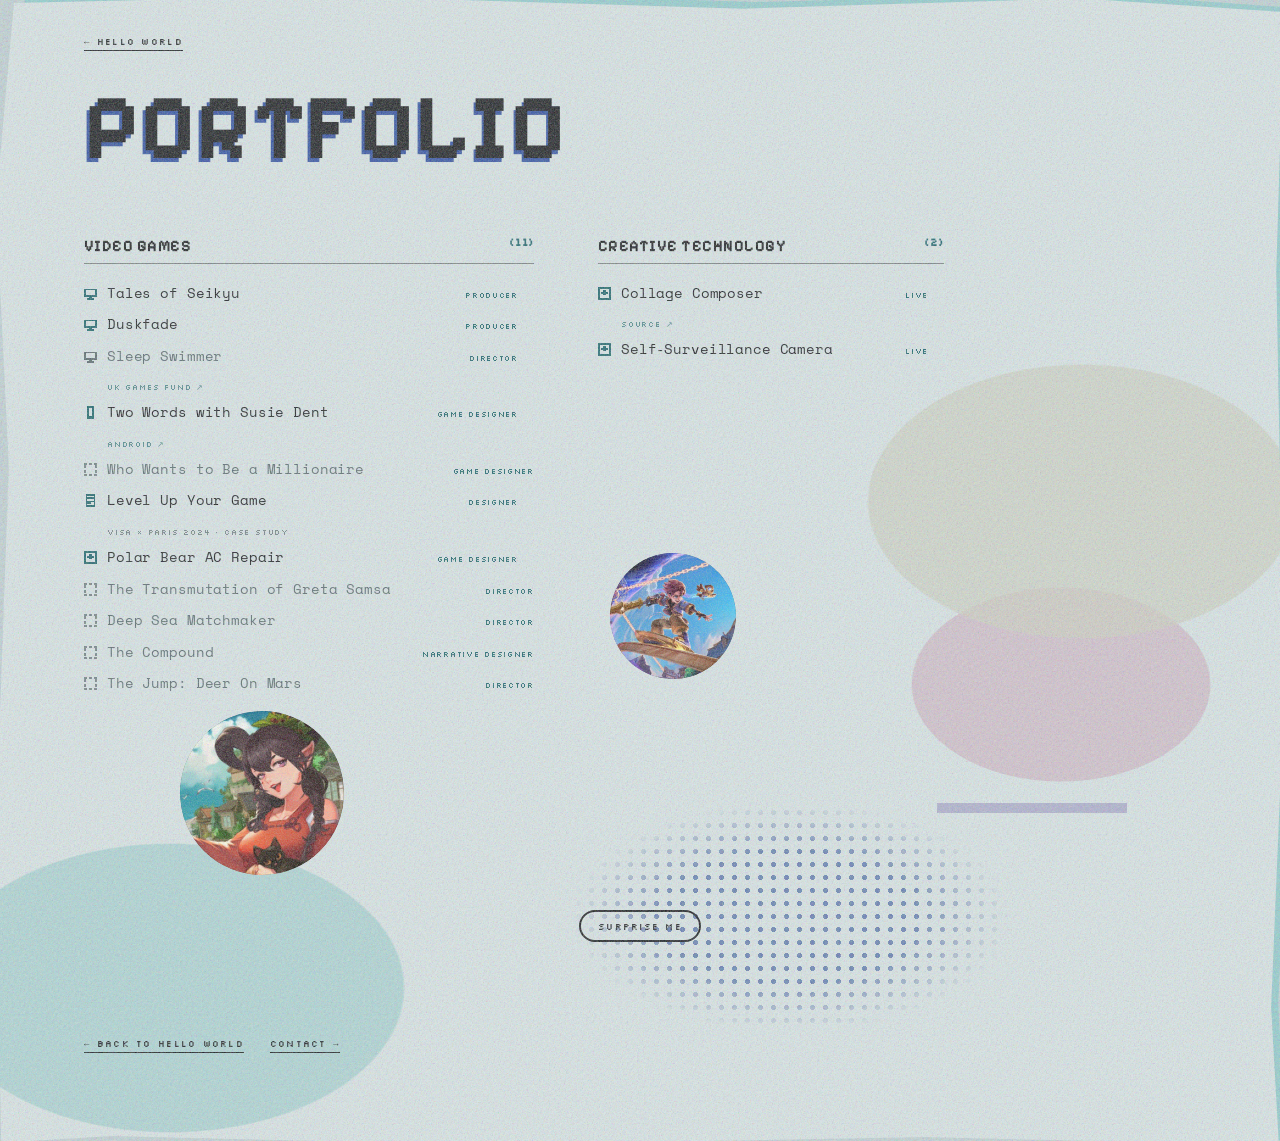
<file: portfolio/index.html>
<!doctype html>
<html lang="en">
<head>
<meta charset="utf-8">
<meta name="viewport" content="width=device-width, initial-scale=1, viewport-fit=cover">
<title>Portfolio — Julia Spinola</title>
<meta name="description" content="Portfolio. Video games, creative technology, art and pottery — every item links out to the real thing.">
<link rel="stylesheet" href="/css/base.css">
<link rel="stylesheet" href="/css/portfolio.css">
</head>
<body>

<main class="poster" id="top">
  <div class="ground b"></div>
  <div class="ground"></div>
  <div class="riso" aria-hidden="true"></div>
  <div class="dots" aria-hidden="true"></div>
  <div class="tank" id="tank" aria-hidden="true"></div>

  <div class="wrap">

    <header class="top">
      <a class="back" href="/"><i>&#8592;</i> Hello World</a>
    </header>

    <h1 class="title" data-t="Portfolio">Portfolio</h1>

    <div class="cols">

      <!-- ── VIDEO GAMES ─────────────────────────────────────────────────── -->
      <section class="col" aria-labelledby="h-games">
        <h2 class="col-h" id="h-games">Video Games</h2>
        <ul class="list">

          <li><a class="it" href="https://store.steampowered.com/app/2340520/Tales_of_Seikyu/">
            <svg class="ico" viewBox="0 0 8 8" aria-hidden="true"><use href="#i-desk"></use></svg>
            <span class="nm">Tales of Seikyu</span>
            <span class="end"><i class="role">producer</i><i class="out">&#8599;</i></span>
          </a></li>

          <li><a class="it" href="https://store.steampowered.com/app/2542020/Duskfade/">
            <svg class="ico" viewBox="0 0 8 8" aria-hidden="true"><use href="#i-desk"></use></svg>
            <span class="nm">Duskfade</span>
            <span class="end"><i class="role">producer</i><i class="out">&#8599;</i></span>
          </a></li>

          <li><a class="it soon" href="https://store.steampowered.com/app/2936760/Sleep_Swimmer/">
            <svg class="ico" viewBox="0 0 8 8" aria-hidden="true"><use href="#i-desk"></use></svg>
            <span class="nm">Sleep Swimmer</span>
            <span class="end"><i class="role">director</i><i class="out">&#8599;</i></span>
          </a>
          <a class="sub-out" href="https://ukgamesfund.com/funded-project/sleep-swimmer/">UK Games Fund &#8599;</a></li>

          <li><a class="it" href="https://apps.apple.com/us/app/two-words-with-susie-dent/id1514156691">
            <svg class="ico" viewBox="0 0 8 8" aria-hidden="true"><use href="#i-phone"></use></svg>
            <span class="nm">Two Words with Susie Dent</span>
            <span class="end"><i class="role">game designer</i><i class="out">&#8599;</i></span>
          </a>
          <a class="sub-out" href="https://play.google.com/store/apps/details?id=uk.co.twowaymedia.twowords2">Android &#8599;</a></li>

          <li><span class="it dark">
            <svg class="ico" viewBox="0 0 8 8" aria-hidden="true"><use href="#i-off"></use></svg>
            <span class="nm">Who Wants to Be a Millionaire</span>
            <span class="end"><i class="role">game designer</i></span>
          </span></li>

          <li><a class="it" href="https://something.global/projects/visa-level-up-your-game">
            <svg class="ico" viewBox="0 0 8 8" aria-hidden="true"><use href="#i-doc"></use></svg>
            <span class="nm">Level Up Your Game</span>
            <span class="end"><i class="role">designer</i><i class="out">&#8599;</i></span>
          </a>
          <span class="sub-out note-only">Visa &#215; Paris 2024 &#183; case study</span></li>

          <li><a class="it" href="https://treemonkeystudios.itch.io/">
            <svg class="ico" viewBox="0 0 8 8" aria-hidden="true"><use href="#i-web"></use></svg>
            <span class="nm">Polar Bear AC Repair</span>
            <span class="end"><i class="role">game designer</i><i class="out">&#8599;</i></span>
          </a></li>

          <li><span class="it dark">
            <svg class="ico" viewBox="0 0 8 8" aria-hidden="true"><use href="#i-off"></use></svg>
            <span class="nm">The Transmutation of Greta Samsa</span>
            <span class="end"><i class="role">director</i></span>
          </span></li>

          <li><span class="it dark">
            <svg class="ico" viewBox="0 0 8 8" aria-hidden="true"><use href="#i-off"></use></svg>
            <span class="nm">Deep Sea Matchmaker</span>
            <span class="end"><i class="role">director</i></span>
          </span></li>

          <li><span class="it dark">
            <svg class="ico" viewBox="0 0 8 8" aria-hidden="true"><use href="#i-off"></use></svg>
            <span class="nm">The Compound</span>
            <span class="end"><i class="role">narrative designer</i></span>
          </span></li>

          <li><span class="it dark">
            <svg class="ico" viewBox="0 0 8 8" aria-hidden="true"><use href="#i-off"></use></svg>
            <span class="nm">The Jump: Deer On Mars</span>
            <span class="end"><i class="role">director</i></span>
          </span></li>

        </ul>
        <b class="col-n" aria-hidden="true"></b>
      </section>

      <!-- ── CREATIVE TECHNOLOGY ─────────────────────────────────────────── -->
      <section class="col" aria-labelledby="h-tech">
        <h2 class="col-h" id="h-tech">Creative Technology</h2>
        <ul class="list">

          <li><a class="it" href="https://ojuliaspinola.github.io/Collage-Composer/">
            <svg class="ico" viewBox="0 0 8 8" aria-hidden="true"><use href="#i-web"></use></svg>
            <span class="nm">Collage Composer</span>
            <span class="end"><i class="role">live</i><i class="out">&#8599;</i></span>
          </a>
          <a class="sub-out" href="https://github.com/ojuliaspinola/Collage-Composer">Source &#8599;</a></li>

          <li><a class="it" href="https://ojuliaspinola.github.io/self-surveillance-camera/">
            <svg class="ico" viewBox="0 0 8 8" aria-hidden="true"><use href="#i-web"></use></svg>
            <span class="nm">Self&#8209;Surveillance Camera</span>
            <span class="end"><i class="role">live</i><i class="out">&#8599;</i></span>
          </a></li>

        </ul>
        <b class="col-n" aria-hidden="true"></b>
      </section>

    </div>

    <!-- ── PHOTOGRAPHIC CUT-OUTS, UNALIGNED ───────────────────────────────── -->
    <div class="scatter" aria-hidden="true">
      <div class="obj disc" id="o-seikyu"><img src="/assets/img/seikyu.jpg" alt=""><span class="cap" style="--cr:-3deg">Seikyu</span></div>
      <div class="obj disc" id="o-duskfade"><img src="/assets/img/duskfade.jpg" alt=""><span class="cap" style="--cr:2deg">Duskfade</span></div>
    </div>

    <section class="mid">
      <p><a class="pill" id="surprise" href="https://ojuliaspinola.github.io/Collage-Composer/">Surprise me</a></p>
    </section>

    <footer class="foot">
      <a class="back" href="/"><i>&#8592;</i> Back to Hello World</a>
      <a class="back fwd" href="/contact/">Contact <i>&#8594;</i></a>
    </footer>

  </div>

  <div class="grit" aria-hidden="true"></div>
</main>

<!-- pixel icons, drawn on an 8&#215;8 grid like the type -->
<svg width="0" height="0" style="position:absolute" aria-hidden="true" focusable="false">
  <defs>
    <g id="i-desk"><path fill="currentColor" shape-rendering="crispEdges" d="M0 1h8v1H0zM0 2h1v3H0zM7 2h1v3H7zM0 5h8v1H0zM3 6h2v1H3zM2 7h4v1H2z"/></g>
    <g id="i-phone"><path fill="currentColor" shape-rendering="crispEdges" d="M2 0h4v1H2zM2 1h1v6H2zM5 1h1v6H5zM2 7h4v1H2zM3 6h2v1H3z"/></g>
    <g id="i-web"><path fill="currentColor" shape-rendering="crispEdges" d="M0 0h8v1H0zM0 1h1v6H0zM7 1h1v6H7zM0 7h8v1H0zM2 3h4v1H2zM3 2h2v1H3zM3 4h2v1H3z"/></g>
    <g id="i-doc"><path fill="currentColor" shape-rendering="crispEdges" d="M1 0h6v1H1zM1 1h1v6H1zM6 1h1v6H6zM1 7h6v1H1zM2 2h4v1H2zM2 4h4v1H2zM2 5h2v1H2z"/></g>
    <g id="i-git"><path fill="currentColor" shape-rendering="crispEdges" d="M0 0h2v2H0zM6 0h2v2H6zM3 6h2v2H3zM1 2h1v2H1zM6 2h1v2H6zM1 4h6v1H1zM3 5h2v1H3z"/></g>
    <g id="i-off"><path fill="currentColor" shape-rendering="crispEdges" d="M0 0h2v1H0zM3 0h2v1H3zM6 0h2v1H6zM0 7h2v1H0zM3 7h2v1H3zM6 7h2v1H6zM0 1h1v2H0zM0 4h1v2H0zM7 1h1v2H7zM7 4h1v2H7z"/></g>
  </defs>
</svg>
<script src="/js/portfolio.js"></script>
</body>
</html>
</file>
<file: css/base.css>
/* ═══════════════════════════════════════════════════════════════════════════
   BASE — the shared world.

   Everything both pages agree on lives here: the palette, the faces, the
   paper, the grain, the misregistration, the type roles, the pill, the
   focus ring, stillness. Change the paper texture once here and it changes
   on every page.

   Where a page needs a different *value* of a shared rule (a different
   paper colour, a slightly lighter grain), the rule stays here and the page
   overrides the custom property. Do not fork the rule.
   ═══════════════════════════════════════════════════════════════════════════ */

/* ── FACES ───────────────────────────────────────────────────────────────── */
@font-face{font-family:'Pixelify Sans';font-style:normal;font-weight:700;font-display:swap;src:url(../assets/fonts/pixelify-sans-700-v3.woff2) format('woff2')}
@font-face{font-family:'Silkscreen';font-style:normal;font-weight:400;font-display:swap;src:url(../assets/fonts/silkscreen-400.woff2) format('woff2')}
@font-face{font-family:'Space Mono';font-style:normal;font-weight:400;font-display:swap;src:url(../assets/fonts/space-mono-400.woff2) format('woff2')}
@font-face{font-family:'Space Mono';font-style:normal;font-weight:700;font-display:swap;src:url(../assets/fonts/space-mono-700.woff2) format('woff2')}

/* ── INK ─────────────────────────────────────────────────────────────────── */
:root{
  --paper:#EFE6D2;   /* warm cream — the ground. portfolio overrides to aqua */
  --paper-2:#E3D7BE; /* deeper paper, shadow, second riso pass */
  --cream:#EFE6D2;   /* the hello world ground, printed elsewhere as a shape */
  --ink:#14181B;
  --teal:#17646B;
  --aqua:#59C6C3;
  --blue:#2B4EA2;    /* the offset / ghost colour */
  --lilac:#8E7BC4;
  --coral:#E9612F;   /* signal: this link leaves the site */
  --pink:#E58BAE;
  --moss:#6C9E52;
  --grey:#55686C;    /* listed, not live */
  --display:'Pixelify Sans','Silkscreen','Courier New',monospace;
  --micro:'Silkscreen','Courier New',monospace;
  --mono:'Space Mono','Courier New',ui-monospace,monospace;
  --grain:url("data:image/svg+xml,%3Csvg xmlns='http://www.w3.org/2000/svg' width='240' height='240'%3E%3Cfilter id='n'%3E%3CfeTurbulence type='fractalNoise' baseFrequency='0.82' numOctaves='4' stitchTiles='stitch'/%3E%3C/filter%3E%3Crect width='100%25' height='100%25' filter='url(%23n)'/%3E%3C/svg%3E");
  --grain2:url("data:image/svg+xml,%3Csvg xmlns='http://www.w3.org/2000/svg' width='180' height='180'%3E%3Cfilter id='n'%3E%3CfeTurbulence type='fractalNoise' baseFrequency='0.35' numOctaves='3' stitchTiles='stitch'/%3E%3C/filter%3E%3Crect width='100%25' height='100%25' filter='url(%23n)'/%3E%3C/svg%3E");

  /* dials the pages turn — same machinery, different amount of it */
  --misregister:.75;  /* how much of the off-register plate shows */
  --grain-mul:.44;    /* the coarse grain, multiplied */
  --grain-overlay:.35;/* the soft grain, overlaid */
  --touch:auto;       /* home sets manipulation; nothing else needs to */

  /* one focus idiom for the whole site — width and offset stay local */
  --focus-ring:dashed var(--ink);
}
*{box-sizing:border-box}
html,body{margin:0;padding:0}
html,body{background:var(--paper-2);color:var(--ink)}
body{font-family:var(--mono);-webkit-text-size-adjust:100%;overflow-x:hidden}
a{color:inherit}
img{display:block;max-width:100%}
.hid{position:absolute;width:1px;height:1px;overflow:hidden;clip:rect(0 0 0 0);white-space:nowrap}

/* ── THE SHEET ───────────────────────────────────────────────────────────── */
.poster{position:relative;width:100%;min-height:100svh;overflow:hidden;isolation:isolate;touch-action:var(--touch)}
.ground{position:absolute;inset:-4px;z-index:0;background:var(--paper);
  clip-path:polygon(1.4% 0.6%,26% 0%,58% 1.1%,84% 0.2%,100% 1.4%,99.4% 24%,100% 61%,99% 88%,99.6% 100%,72% 99.3%,38% 100%,9% 99.2%,0.4% 99.8%,0% 72%,1% 41%,0% 18%)}
/* the plate that printed a hair off register — only its fringe shows */
.ground.b{background:var(--aqua);mix-blend-mode:multiply;transform:translate(9px,-7px) rotate(.25deg);opacity:var(--misregister)}

/* ── PRINTED SHAPES + GRAIN ──────────────────────────────────────────────── */
/* .riso is the plate layer. what gets printed on it is up to the page. */
.riso{position:absolute;inset:0;z-index:1;pointer-events:none;mix-blend-mode:multiply}
.grit{position:absolute;inset:0;z-index:70;pointer-events:none}
.grit::before,.grit::after{content:"";position:absolute;inset:-20%}
.grit::before{background-image:var(--grain);mix-blend-mode:multiply;opacity:var(--grain-mul)}
.grit::after{background-image:var(--grain2);mix-blend-mode:screen;opacity:.2}
.poster::after{content:"";position:absolute;inset:0;z-index:1;pointer-events:none;
  background-image:var(--grain2);mix-blend-mode:overlay;opacity:var(--grain-overlay)}

/* ── THE ROOM. a plain sheet of content, used by every page that has one ─── */
.wrap{position:relative;z-index:10;padding:24px 22px 64px;max-width:1240px;margin:0 auto}

.top{display:flex;flex-wrap:wrap;gap:10px 18px;align-items:baseline;justify-content:space-between;margin:0 0 34px}
.back{font-family:var(--micro);font-size:9px;letter-spacing:.14em;text-transform:uppercase;
  text-decoration:none;color:var(--ink);border-bottom:1.5px solid var(--ink);padding-bottom:.25em}
.back i{font-style:normal;display:inline-block;transition:transform .18s cubic-bezier(.34,1.7,.5,1)}
.back:hover i,.back:focus-visible i{transform:translateX(-4px)}
.back:focus-visible{outline:2.5px var(--focus-ring);outline-offset:5px}
.meta{margin:0;font-family:var(--micro);font-size:9px;letter-spacing:.14em;text-transform:uppercase;color:var(--teal)}
.meta em{font-style:normal;background:var(--ink);color:var(--aqua);padding:.3em .45em .25em;margin-right:.6em}

/* ── TYPE ROLES ──────────────────────────────────────────────────────────── */
/* the page title, with its ghost — a second impression, printed off register */
.title{font-family:var(--display);font-weight:700;font-size:clamp(40px,13.5vw,92px);line-height:.94;
  letter-spacing:.01em;text-transform:uppercase;margin:0;position:relative;display:inline-block}
.title::before{content:attr(data-t);position:absolute;left:-.028em;top:.04em;color:var(--blue);
  mix-blend-mode:multiply;z-index:-1}
/* the centred block: a paragraph of body copy with a pill under it */
.mid{margin:52px 0 0;text-align:center}
/* a short paragraph of body copy, centred */
.note{max-width:46ch;margin:0 auto;font-size:12px;line-height:1.7;letter-spacing:.01em;text-wrap:balance}
.note b{display:block;font-family:var(--micro);font-weight:400;font-size:8px;letter-spacing:.12em;
  text-transform:uppercase;color:var(--teal);margin-bottom:.9em}

/* ── THE PILL ────────────────────────────────────────────────────────────── */
.pill{display:inline-block;margin:26px 0 0;font-family:var(--micro);font-size:9px;letter-spacing:.14em;
  text-transform:uppercase;color:var(--ink);text-decoration:none;padding:1em 1.9em .9em;
  border:2px solid var(--ink);border-radius:999px;background:transparent;
  transition:background-color .18s ease,transform .18s cubic-bezier(.34,1.8,.5,1)}
.pill:hover,.pill:focus-visible{background:var(--coral);transform:rotate(-1.5deg)}
.pill:focus-visible{outline:2.5px var(--focus-ring);outline-offset:5px}

/* ── STILLNESS ───────────────────────────────────────────────────────────── */
@media (prefers-reduced-motion:reduce){
  *,*::before,*::after{animation:none!important;transition:none!important}
}
</file>
<file: css/home.css>
/* ═══════════════════════════════════════════════════════════════════════════
   HOME — Hello World. The solar system.
   Only what is unique to this page. The palette, paper, grain and
   misregistration all come from base.css.
   ═══════════════════════════════════════════════════════════════════════════ */

:root{
  --u:min(1vw,0.46vh);  /* the unit the whole system is drawn in */
  --touch:manipulation; /* the planets are pushable, so no double-tap zoom */
}

/* ── BIG PRINTED SHAPES. the colour lives here and in the planets ────────── */
.riso svg{width:100%;height:100%}
.riso.d{display:none}

/* ── THE SUN IS HER NAME ─────────────────────────────────────────────────── */
.sun{position:absolute;z-index:2;left:82%;top:8%;width:calc(70*var(--u));height:calc(70*var(--u));transform:translate(-50%,-50%);
  mix-blend-mode:multiply;pointer-events:none}
.sun svg{width:100%;height:100%;overflow:visible}
.rays{transform-origin:200px 200px;animation:turn 60s linear infinite}
@keyframes turn{to{transform:rotate(360deg)}}

.wordmark{position:absolute;z-index:6;left:4%;top:3.4%;margin:0;pointer-events:none}
.hw{display:inline-block;background:var(--ink);color:var(--aqua);font-family:var(--display);font-weight:700;
  font-size:calc(5.4*var(--u));letter-spacing:.06em;line-height:1;padding:.3em .5em .34em;
  text-transform:uppercase;filter:url(#chew)}
.nm{display:block;font-family:var(--display);font-weight:700;font-size:calc(12.6*var(--u));line-height:.92;letter-spacing:.01em;
  text-transform:uppercase;margin-top:.14em;position:relative}
.nm span{display:block;position:relative}
.nm span::before{content:attr(data-t);position:absolute;left:-.028em;top:.03em;color:var(--blue);
  mix-blend-mode:multiply;z-index:-1}
.sub{position:absolute;z-index:6;left:4.5%;top:23%;font-family:var(--micro);font-size:9px;letter-spacing:.16em;
  text-transform:uppercase;margin:0}
.sub em{font-style:normal;color:var(--teal);margin-right:.7em}

/* the figure, sprawled over the type, not caring what is underneath */
.figure{position:absolute;z-index:8;left:30%;top:5%;width:calc(55*var(--u));pointer-events:none;mix-blend-mode:multiply;
  animation:hop 3.6s ease-in-out infinite alternate}
@keyframes hop{from{transform:translateY(0) rotate(0deg)}to{transform:translateY(-14px) rotate(2.4deg)}}
.figure svg{width:100%;height:auto;overflow:visible}

/* ── ORBIT SCRAWL ────────────────────────────────────────────────────────── */
.scrawl{position:absolute;inset:0;z-index:3;pointer-events:none;mix-blend-mode:multiply}
.scrawl svg{width:100%;height:100%}
.scrawl.d{display:none}

/* ── ONE LINE FROM JULIA ─────────────────────────────────────────────────── */

/* ── BODIES ──────────────────────────────────────────────────────────────── */
.bodies{position:absolute;inset:0;z-index:10;margin:0;padding:0;list-style:none}
.body{position:absolute;left:var(--x);top:var(--y);width:var(--s);height:var(--s);margin:0;
  transform:translate(-50%,-50%) translate(var(--dx,0px),var(--dy,0px)) rotate(var(--rz,0deg)) scale(var(--sx,1),var(--sy,1));
  will-change:transform}
.body>a{display:block;position:absolute;inset:0;text-decoration:none;color:var(--ink);outline:none;
  -webkit-tap-highlight-color:transparent}
/* invisible hit pad — the small planets were a dartboard without it.
   Grows with the planet but never smaller than a fingertip. */
.body>a::after{content:"";position:absolute;inset:calc(-1 * max(18px, 9%));border-radius:50%}
.disc{position:absolute;inset:0;border-radius:50%;transition:transform .2s cubic-bezier(.34,1.8,.5,1)}
.body>a:hover .disc,.body>a:focus-visible .disc{transform:scale(1.07) rotate(7deg)}
.lab{position:absolute;left:var(--lx,50%);top:var(--ly,100%);
  transform:translate(-50%,0) rotate(var(--lr,-3deg));
  font-family:var(--micro);font-weight:700;font-size:var(--lf,calc(5.1*var(--u)));line-height:1.15;text-transform:uppercase;letter-spacing:.02em;
  white-space:pre-line;text-align:center;
  transition:transform .22s cubic-bezier(.34,1.8,.5,1)}
.lab::before{content:attr(data-t);position:absolute;left:-.055em;top:.075em;color:var(--blue);
  mix-blend-mode:multiply;z-index:-1;opacity:.9;transition:opacity .18s}
.body>a:hover .lab,.body>a:focus-visible .lab{transform:translate(-50%,0) rotate(var(--lr,-3deg)) scale(1.1)}
.body>a:hover .lab::before,.body>a:focus-visible .lab::before{opacity:1}
.ring{position:absolute;inset:-10%;opacity:0;pointer-events:none;overflow:visible}
.ring circle{fill:none;stroke:var(--ink);stroke-width:3.5;stroke-linecap:round;stroke-dasharray:13 21;
  transform-origin:50px 50px}
.body>a:hover .ring,.body>a:focus-visible .ring{opacity:1}
.body>a:hover .ring circle,.body>a:focus-visible .ring circle{animation:turn 2.6s linear infinite}
.body>a:focus-visible{outline:4px var(--focus-ring);outline-offset:9px;border-radius:50%}

/* materials — five things made five ways */
.m-riso{background-color:var(--paper);
  background-image:radial-gradient(var(--teal) 24%,transparent 26%),radial-gradient(var(--coral) 30%,transparent 32%);
  background-size:15px 15px,15px 15px;background-position:0 0,6px 7px;background-blend-mode:multiply,multiply;
  box-shadow:inset 0 0 0 5px var(--ink)}
.moon{position:absolute;width:27%;height:27%;border-radius:50%;overflow:hidden;
  box-shadow:inset 0 0 0 4px var(--ink);animation:drift 7s ease-in-out infinite alternate;z-index:2}
.moon img{width:100%;height:100%;object-fit:cover;filter:contrast(1.1) saturate(1.2)}
.moon.m1{left:20%;top:30%}
.moon.m2{left:52%;top:54%;width:21%;height:21%;animation-duration:9s;animation-delay:-3s}
@keyframes drift{from{transform:translate(0,0)}to{transform:translate(7px,-9px)}}
.m-photo{overflow:hidden;box-shadow:inset 0 0 0 6px var(--ink)}
.m-photo::after{content:"";position:absolute;inset:0;border-radius:50%;box-shadow:inset 0 0 0 6px var(--ink)}
.m-photo img{width:100%;height:100%;object-fit:cover;filter:contrast(1.06) saturate(1.12)}
/* her own cut-outs, masked into the same circle as the selfie, printed on a halftone disc */
.m-cut{overflow:hidden;box-shadow:inset 0 0 0 6px var(--ink);background-color:var(--paper);
  background-image:radial-gradient(var(--tint,var(--aqua)) 26%,transparent 28%);
  background-size:11px 11px;background-blend-mode:multiply}
.m-cut img{width:100%;height:100%;object-fit:contain;padding:9%;filter:contrast(1.04) saturate(1.1)}

/* ── DEPARTING ───────────────────────────────────────────────────────────── */
.gone{position:absolute;z-index:11;left:var(--x);top:var(--y);width:var(--s);
  transform:translate(-50%,-50%) rotate(var(--gr,0deg)) translate(var(--gd,0px));
  text-decoration:none;color:var(--ink);transition:transform .3s cubic-bezier(.34,1.7,.5,1)}
.gone:hover,.gone:focus-visible{--gd:18px}
.gone svg{width:100%;height:auto;overflow:visible;display:block}
.gone .tag{font-family:var(--display);font-weight:700;font-size:var(--gf,calc(5*var(--u)));text-transform:uppercase;line-height:1;
  display:block;margin-top:.14em}
.gone .tag i{display:inline-block;font-family:var(--micro);font-style:normal;font-size:8px;font-weight:400;
  letter-spacing:.08em;margin-top:.5em;background:var(--coral);color:var(--ink);padding:.32em .5em .28em}
.gone:focus-visible{outline:4px var(--focus-ring);outline-offset:7px}
.trail{stroke:var(--coral);stroke-width:8;stroke-linecap:round;fill:none;stroke-dasharray:24 16;
  animation:march 1.7s linear infinite}
@keyframes march{to{stroke-dashoffset:-40}}

/* ── LAYOUT · 390 FIRST ──────────────────────────────────────────────────── */
#b-art       {--x:80%;--y:41%;--s:calc(19*var(--u));  --lx:50%;--ly:100%;--lr:5deg}
#b-about     {--x:22%;--y:47%;--s:calc(34*var(--u));  --lx:50%;--ly:100%;--lr:-6deg}
#b-contact   {--x:50%;--y:44%;--s:calc(28*var(--u));  --lx:50%;--ly:102%;--lr:4deg;--lf:calc(5.2*var(--u))}
#b-garden    {--x:21%;--y:64%;--s:calc(23*var(--u));  --lx:50%;--ly:101%;--lr:-4deg}
#b-portfolio {--x:79%;--y:88%;--s:calc(44*var(--u));  --lx:50%;--ly:101%;--lr:-4deg;--lf:calc(6.6*var(--u))}
#g-sub {--x:76%;--y:60%;--s:calc(42*var(--u));--gr:-13deg}
#g-bts {--x:18%;--y:90%;--s:calc(35*var(--u));--gr:187deg}

/* ── LAYOUT · WIDE. it is allowed to rearrange ───────────────────────────── */
@media (min-width:820px) and (min-aspect-ratio:1/1){
  .sun{left:66%;top:11%;width:42vmin;height:42vmin}
  .wordmark{left:3%;top:5%}
  .hw{font-size:2.3vmin}
  .nm{font-size:8.2vw;line-height:.96}
  .sub{left:3.2%;top:38.5%;font-size:10px}
  .figure{left:27%;top:5%;width:26vw}
  .scrawl.m,.riso.m{display:none}.scrawl.d,.riso.d{display:block}
  .lab{--lf:2.7vmin}
  .gone .tag{--gf:2.5vmin}

  #b-art       {--x:85%;--y:19%;--s:13vmin; --lx:50%;--ly:102%;--lr:5deg}
  #b-contact   {--x:57%;--y:41%;--s:19vmin; --lx:50%;--ly:103%;--lr:4deg;--lf:3vmin}
  #b-about     {--x:44%;--y:71%;--s:24vmin; --lx:50%;--ly:101%;--lr:-6deg}
  #b-garden    {--x:22%;--y:68%;--s:16vmin; --lx:50%;--ly:102%;--lr:-4deg}
  #b-portfolio {--x:78%;--y:77%;--s:32vmin; --lx:50%;--ly:101%;--lr:-4deg;--lf:5.2vmin}
  #g-sub {--x:72%;--y:33%;--s:18vmin;--gr:-13deg}
  #g-bts {--x:10%;--y:94%;--s:24vmin;--gr:187deg}
}
@media (min-width:1500px) and (min-aspect-ratio:1/1){ .nm{font-size:7.4vw} .figure{width:27vw} }
</file>
<file: css/art.css>
/* ═══════════════════════════════════════════════════════════════════════════
   ART — coming soon.
   Same world, fourth room: a pale pink sheet and the Art planet with its
   spiral still being drawn outward. Palette, paper, grain, misregistration,
   type roles and focus rings all come from base.css.
   ═══════════════════════════════════════════════════════════════════════════ */

:root{
  /* a pale pink sheet: --pink at low ink coverage */
  --paper:var(--cream);
  --paper-2:#E3D7BE;
  --misregister:.58;
  --grain-mul:.42;
  --grain-overlay:.3;
}
@supports (color:color-mix(in srgb,red,white)){
  :root{
    --paper:color-mix(in srgb,var(--pink) 20%,#fff);
    --paper-2:color-mix(in srgb,var(--pink) 38%,#fff);
  }
}

/* ── BIG PRINTED SHAPES ──────────────────────────────────────────────────── */
.riso{background-repeat:no-repeat;
  background-image:
    radial-gradient(closest-side,rgba(89,198,195,.38) 99%,rgba(89,198,195,0) 100%),
    radial-gradient(closest-side,rgba(142,123,196,.3) 99%,rgba(142,123,196,0) 100%),
    radial-gradient(closest-side,rgba(239,230,210,.6) 99%,rgba(239,230,210,0) 100%),
    linear-gradient(rgba(43,78,162,.4),rgba(43,78,162,.4));
  background-size:300px 200px,240px 240px,300px 200px,150px 8px;
  background-position:112% 18%,-20% 92%,-8% 38%,94% 71%}

/* ── THE STUDIO ──────────────────────────────────────────────────────────── */
.studio{position:relative;width:min(84vw,440px);aspect-ratio:1;margin:30px auto 0}
.draw{position:absolute;inset:0;width:100%;height:100%;overflow:visible;mix-blend-mode:multiply}
.draw path{fill:none;stroke-linecap:round;stroke-linejoin:round}
/* the pencil line under it: where the spiral is going */
.ghost{stroke:var(--blue);stroke-width:2.5;stroke-dasharray:.4 1.6;opacity:.45}
/* the marker: drawn out slowly, never quite finished, wiped, started again */
.line{stroke:var(--teal);stroke-width:9;stroke-dasharray:100 100;stroke-dashoffset:100;
  animation:draw 16s cubic-bezier(.45,.05,.4,1) infinite}
@keyframes draw{
  0%  {stroke-dashoffset:100;opacity:1}
  72% {stroke-dashoffset:14;opacity:1}
  90% {stroke-dashoffset:14;opacity:1}
  99% {stroke-dashoffset:14;opacity:0}
  100%{stroke-dashoffset:100;opacity:0}
}
.globe{position:absolute;left:50%;top:50%;width:21%;transform:translate(-50%,-50%);
  border-radius:50%;overflow:hidden;box-shadow:inset 0 0 0 4px var(--ink);background:var(--paper);
  background-image:radial-gradient(var(--aqua) 26%,transparent 28%);
  background-size:9px 9px;background-blend-mode:multiply;
  animation:spin 40s linear infinite}
.globe img{width:100%;height:auto;padding:9%;filter:contrast(1.04) saturate(1.1)}
@keyframes spin{to{transform:translate(-50%,-50%) rotate(360deg)}}

/* ── THE WORDS ───────────────────────────────────────────────────────────── */
.mid{margin-top:34px}
.note{font-size:13px;max-width:34ch}

/* ── BOTTOM ──────────────────────────────────────────────────────────────── */
.foot{display:flex;flex-wrap:wrap;gap:14px 26px;align-items:baseline;justify-content:space-between;margin:56px 0 0;
  padding-top:20px;border-top:1px solid rgba(20,24,27,.3)}
.fwd:hover i,.fwd:focus-visible i{transform:translateX(4px)}

/* ── WIDER ROOMS ─────────────────────────────────────────────────────────── */
@media (min-width:720px){
  .wrap{padding:36px clamp(28px,5vw,74px) 88px}
  .riso{background-size:470px 310px,400px 400px,430px 290px,200px 9px;
    background-position:106% 12%,-8% 96%,-4% 30%,90% 78%}
  .studio{width:min(46vw,480px);margin-top:-20px}
  .note{font-size:14px}
  .foot{margin-top:72px}
}
</file>
<file: css/contact.css>
/* ═══════════════════════════════════════════════════════════════════════════
   CONTACT — the transmission.
   Same world as Hello World and Portfolio, third room: a pale lilac sheet,
   arcs coming off the Earth, and a list of stations ordered by how likely a
   reply actually is. Palette, paper, grain, misregistration, type roles,
   focus rings and the pill all come from base.css — nothing is forked here.
   ═══════════════════════════════════════════════════════════════════════════ */

:root{
  /* This room is a pale lilac sheet. It is not a new colour: it is --lilac,
     the palette purple, printed at low ink coverage. Cream is Hello World,
     pale aqua is Portfolio, this is the third ground. */
  --paper:var(--cream);
  --paper-2:#E3D7BE;
  /* the same plates, printed a touch heavier than Portfolio, lighter than home */
  --misregister:.58;
  --grain-mul:.42;
  --grain-overlay:.3;
}
@supports (color:color-mix(in srgb,red,white)){
  :root{
    --paper:color-mix(in srgb,var(--lilac) 22%,#fff);
    --paper-2:color-mix(in srgb,var(--lilac) 42%,#fff);
  }
}

/* ── BIG PRINTED SHAPES. ambient — the arcs and the list carry the page ──── */
.riso{background-repeat:no-repeat;
  background-image:
    radial-gradient(closest-side,rgba(229,139,174,.42) 99%,rgba(229,139,174,0) 100%),
    radial-gradient(closest-side,rgba(89,198,195,.34) 99%,rgba(89,198,195,0) 100%),
    radial-gradient(closest-side,rgba(239,230,210,.6) 99%,rgba(239,230,210,0) 100%),
    linear-gradient(rgba(23,100,107,.4),rgba(23,100,107,.4));
  background-size:280px 190px,250px 250px,320px 210px,140px 8px;
  background-position:-16% 74%,112% 96%,104% 33%,6% 47%}
/* one riso plate of dots, printed off to the side */
.dots{position:absolute;inset:0;z-index:1;pointer-events:none;mix-blend-mode:multiply;opacity:.55;
  background-repeat:repeat;
  background-image:radial-gradient(var(--blue) 26%,transparent 28%);
  background-size:13px 13px;
  -webkit-mask-image:radial-gradient(closest-side,#000 58%,transparent 100%);
  mask-image:radial-gradient(closest-side,#000 58%,transparent 100%);
  -webkit-mask-repeat:no-repeat;mask-repeat:no-repeat;
  -webkit-mask-size:230px 140px;mask-size:230px 140px;
  -webkit-mask-position:100% 140px;mask-position:100% 140px}

/* ── THE ROOM ────────────────────────────────────────────────────────────── */
/* .wrap .top .back .meta .title .mid .note all live in base.css */
.lede{margin:.85em 0 0;font-family:var(--micro);font-size:9px;letter-spacing:.14em;text-transform:uppercase;color:var(--teal);
  max-width:34ch}
.lede b{font-weight:400;color:var(--ink)}

/* ── THE RECEIVER ────────────────────────────────────────────────────────── */
/* the masthead owns the title and the planet, so the two can never collide */
.masthead{position:relative}
.aerial{position:relative;width:118px;margin:24px 6px 0 auto;z-index:9}
.arcs{position:absolute;left:50%;top:50%;width:236%;height:236%;transform:translate(-50%,-50%);
  overflow:visible;mix-blend-mode:multiply;pointer-events:none}
.globe{display:block;position:relative;border-radius:50%;overflow:hidden;
  box-shadow:inset 0 0 0 5px var(--ink);background:var(--paper);
  background-image:radial-gradient(var(--aqua) 26%,transparent 28%);
  background-size:11px 11px;background-blend-mode:multiply}
.globe img{width:100%;height:auto;filter:contrast(1.06) saturate(1.1)}
.aerial .cap{display:block;margin-top:9px;text-align:center;font-family:var(--micro);font-size:9px;
  letter-spacing:.12em;text-transform:uppercase;color:var(--ink)}
.aerial .cap i{display:block;font-style:normal;font-size:8px;letter-spacing:.1em;color:var(--teal);margin-top:.5em}

/* ── SECTION HEADS ───────────────────────────────────────────────────────── */
.sec-h{font-family:var(--display);font-weight:700;font-size:15px;letter-spacing:.03em;text-transform:uppercase;
  margin:0;padding:0 0 .5em;border-bottom:1px solid rgba(20,24,27,.5)}

/* ── THE BOARD. this is the page ─────────────────────────────────────────── */
.board{margin:34px 0 0}
.stations{list-style:none;margin:16px 0 0;padding:0;counter-reset:none}
.st{display:grid;grid-template-columns:26px minmax(0,1fr);column-gap:10px;row-gap:8px;
  align-items:start;padding:16px 0 17px;border-bottom:1px solid rgba(20,24,27,.16)}
.st:first-child{border-top:1px solid rgba(20,24,27,.16)}

.idx{grid-column:1;grid-row:1;font-family:var(--micro);font-style:normal;font-size:10px;letter-spacing:.06em;
  color:var(--teal);padding-top:2px}

/* the station itself */
.stn{grid-column:2;grid-row:1;display:grid;grid-template-columns:13px minmax(0,1fr);gap:5px 9px;
  text-decoration:none;color:var(--ink);position:relative}
.ico{grid-column:1;grid-row:1;width:13px;height:13px;color:var(--teal);transform:translateY(2px);
  transition:transform .2s cubic-bezier(.34,1.8,.5,1)}
.head{grid-column:2;grid-row:1;display:flex;flex-wrap:wrap;align-items:baseline;gap:3px 9px}
.st .nm{font-size:13.5px;line-height:1.3;letter-spacing:-.01em;position:relative;display:inline-block}
/* hover: a second plate lands a hair off register, wiped in from the left */
.st .nm::before{content:"";position:absolute;left:-4px;right:-5px;top:.14em;bottom:.02em;background:var(--pink);
  mix-blend-mode:multiply;z-index:-1;opacity:0;transform:translate(3px,2px) scaleX(.06);transform-origin:left center;
  transition:opacity .16s ease,transform .24s cubic-bezier(.3,1.2,.4,1)}
.role{font-family:var(--micro);font-style:normal;font-size:8px;letter-spacing:.09em;color:var(--teal);text-transform:uppercase}
.tag{font-family:var(--micro);font-style:normal;font-size:8px;letter-spacing:.09em;color:var(--grey);text-transform:uppercase;
  border:1px dashed rgba(20,24,27,.4);padding:.25em .45em .2em}
.dest{grid-column:2;grid-row:2;font-family:var(--micro);font-size:8.5px;letter-spacing:.08em;text-transform:uppercase;
  color:var(--grey);word-break:break-word}
/* SIGNAL: coral means one thing on this site — this link leaves it */
.arw{font-style:normal;font-size:11px;line-height:0;color:var(--coral);margin-left:.6em;
  transition:transform .18s ease}
a.stn .dest{color:var(--teal)}
a.stn:hover .nm::before,a.stn:focus-visible .nm::before{opacity:.85;transform:translate(3px,2px) scaleX(1)}
a.stn:hover .ico,a.stn:focus-visible .ico{transform:translateY(1px) rotate(-8deg);color:var(--coral)}
a.stn:hover .arw,a.stn:focus-visible .arw{transform:translate(3px,-3px)}
a.stn:focus-visible,button.stn:focus-visible{outline:2.5px var(--focus-ring);outline-offset:6px}

/* the two addresses copy themselves — they are buttons wearing a link's clothes */
button.stn{appearance:none;background:none;border:0;padding:0;margin:0;width:100%;
  font:inherit;text-align:left;cursor:pointer;color:var(--ink)}
button.stn .dest{color:var(--teal)}
button.stn:hover .nm::before,button.stn:focus-visible .nm::before{opacity:.85;transform:translate(3px,2px) scaleX(1)}
button.stn:hover .ico,button.stn:focus-visible .ico{transform:translateY(1px) rotate(-8deg);color:var(--coral)}
.said{font-style:normal;margin-left:.9em;color:var(--coral);opacity:0;
  transform:translateY(2px);transition:opacity .14s ease,transform .18s ease}
.copied .said{opacity:1;transform:translateY(0)}


/* ── BOTTOM ──────────────────────────────────────────────────────────────── */
.mid{margin-top:58px}
.foot{display:flex;flex-wrap:wrap;gap:14px 26px;align-items:baseline;margin:56px 0 0;
  padding-top:20px;border-top:1px solid rgba(20,24,27,.3)}
.fwd:hover i,.fwd:focus-visible i{transform:translateX(4px)}

/* ── WIDER ROOMS ─────────────────────────────────────────────────────────── */
@media (min-width:720px){
  .wrap{padding:36px clamp(28px,5vw,74px) 88px}
  .riso{background-size:430px 290px,380px 380px,470px 300px,190px 9px;
    background-position:-10% 88%,108% 26%,102% 78%,4% 34%}
  .dots{opacity:.5;-webkit-mask-size:340px 150px;mask-size:340px 150px;
    -webkit-mask-position:100% 60px;mask-position:100% 60px}
  .sec-h{font-size:16px}

  /* the receiver moves up beside the title and gets bigger */
  .masthead{display:grid;grid-template-columns:minmax(0,1fr) clamp(132px,14.5vw,178px);
    gap:clamp(24px,4vw,64px);align-items:start}
  .aerial{width:100%;margin:4px 0 0}

  /* four stations do not need the whole sheet — the rules end near the words */
  .board{margin-top:36px;max-width:620px}
  .st{grid-template-columns:34px minmax(0,1fr);
    column-gap:16px;align-items:start;padding:18px 0 19px}
  .idx{grid-column:1;grid-row:1}
  .stn{grid-column:2;grid-row:1;grid-template-columns:15px minmax(0,1fr);max-width:640px}

  .foot{margin-top:72px}
}
@media (min-width:1100px){
  .masthead{grid-template-columns:minmax(0,1fr) 190px}
  .st .nm{font-size:14px}
}
</file>
<file: css/garden.css>
/* ═══════════════════════════════════════════════════════════════════════════
   DIGITAL GARDEN — the bed.

   Fourth room in the same world. Cream is Hello World, pale aqua is
   Portfolio, pale lilac is Contact; this one is a moss-tinted sheet, built
   from --moss the way contact builds its lilac. Nothing here is a new
   colour and nothing here forks base.css — the palette, the paper, the
   grain, the off-register plates, the type roles, the pill, the focus ring
   and the rule that --coral means "this link leaves the site" all come
   from base.css untouched.

   The page is a bed, not a feed. Nothing is ordered by when it was
   written; there is no card grid, no pagination and no "read more". The
   long body copy is set in columns so the notes flow like a page of a
   notebook rather than sitting in boxes.
   ═══════════════════════════════════════════════════════════════════════════ */

:root{
  /* moss printed at low ink coverage. fallback first, for anything without
     color-mix; the mix below is the real value. */
  --paper:#E2ECDC;
  --paper-2:#C7DABD;
  --misregister:.5;
  --grain-mul:.4;
  --grain-overlay:.3;

  --line:rgba(20,24,27,.16);
  --line-2:rgba(20,24,27,.32);
}
@supports (color:color-mix(in srgb,red,white)){
  :root{
    --paper:color-mix(in srgb,var(--moss) 20%,#fff);
    --paper-2:color-mix(in srgb,var(--moss) 38%,#fff);
    --moss-ink:color-mix(in srgb,var(--moss) 78%,var(--ink));
    --line:color-mix(in srgb,var(--moss) 34%,transparent);
    --line-2:color-mix(in srgb,var(--moss) 62%,transparent);
  }
}
:root{--moss-ink:#4B7038}

/* ── BIG PRINTED SHAPES ──────────────────────────────────────────────────── */
.riso{background-repeat:no-repeat;
  background-image:
    radial-gradient(closest-side,rgba(108,158,82,.42) 99%,rgba(108,158,82,0) 100%),
    radial-gradient(closest-side,rgba(239,230,210,.66) 99%,rgba(239,230,210,0) 100%),
    radial-gradient(closest-side,rgba(89,198,195,.3) 99%,rgba(89,198,195,0) 100%),
    linear-gradient(rgba(142,123,196,.45),rgba(142,123,196,.45));
  background-size:300px 210px,290px 190px,240px 240px,150px 8px;
  background-position:-20% 22%,110% 58%,104% 8%,88% 15%}
.dots{position:absolute;inset:0;z-index:1;pointer-events:none;mix-blend-mode:multiply;opacity:.5;
  background-repeat:repeat;
  background-image:radial-gradient(var(--blue) 26%,transparent 28%);
  background-size:13px 13px;
  -webkit-mask-image:radial-gradient(closest-side,#000 58%,transparent 100%);
  mask-image:radial-gradient(closest-side,#000 58%,transparent 100%);
  -webkit-mask-repeat:no-repeat;mask-repeat:no-repeat;
  -webkit-mask-size:250px 150px;mask-size:250px 150px;
  -webkit-mask-position:-10% 94%;mask-position:-10% 94%}

/* ── THE ROOTS. this room's ambient drawing, the way the fish are the
   portfolio's and the arcs are contact's. drawn, not computed. ──────────── */
.roots{position:absolute;left:0;top:0;width:180px;height:100%;z-index:2;pointer-events:none;
  mix-blend-mode:multiply;opacity:.5}
.roots svg{width:100%;height:100%}

/* ── THE ROOM ────────────────────────────────────────────────────────────── */
/* base.css gives .poster overflow:hidden, which makes it the scroll box for
   anything sticky inside it, and it never scrolls. clip trims the same
   shapes without that, so the bar and the web can stick. */
.poster{overflow:clip}
/* .wrap .top .back .meta .title .mid .note .pill live in base.css */
.lede{margin:.85em 0 0;font-family:var(--micro);font-size:9px;letter-spacing:.14em;
  text-transform:uppercase;color:var(--teal);max-width:38ch}
.lede b{font-weight:400;color:var(--ink)}
.sec-h{font-family:var(--display);font-weight:700;font-size:15px;letter-spacing:.03em;
  text-transform:uppercase;margin:0;padding:0 0 .5em;border-bottom:1px solid rgba(20,24,27,.5);
  display:flex;align-items:baseline;justify-content:space-between;gap:12px}
.sec-h i{font-style:normal;font-family:var(--micro);font-size:10px;color:var(--teal)}
.sec-note{margin:9px 0 0;font-size:11px;line-height:1.7;color:var(--ink);max-width:56ch}
.sec-note b{font-weight:400;color:var(--teal)}
.sec-note code{font-family:var(--mono);font-size:10.5px;background:var(--paper-2);
  padding:.12em .32em;white-space:nowrap}

/* ── THE BAR. search, paths, arrangement. sticky, because the bed is long ─ */
.bar{position:sticky;top:0;z-index:30;margin:26px 0 0;padding:10px 0 9px;
  background:var(--paper);border-bottom:1.5px solid var(--ink)}
.bar::before{content:"";position:absolute;inset:-14px -30px 0;z-index:-1;background:var(--paper)}
.seek{display:flex;align-items:baseline;gap:9px;border-bottom:1.5px dashed var(--line-2);padding-bottom:6px}
.seek label{font-family:var(--micro);font-size:9px;letter-spacing:.12em;text-transform:uppercase;
  color:var(--teal);white-space:nowrap}
/* 16px is not a taste decision: below it, iOS zooms the whole page the moment
   the field takes focus — and on this page typing anywhere takes focus. */
#q{flex:1 1 auto;min-width:0;appearance:none;-webkit-appearance:none;border:0;background:transparent;
  font-family:var(--mono);font-size:16px;color:var(--ink);padding:2px 0;border-radius:0}
#q::placeholder{color:var(--grey);opacity:.75;font-size:12px}
#q:focus{outline:none}
#q:focus-visible{outline:none}
.seek:focus-within{border-bottom-color:var(--ink)}
#clear{appearance:none;border:1.5px solid var(--ink);background:transparent;cursor:pointer;
  font-family:var(--micro);font-size:8px;letter-spacing:.1em;text-transform:uppercase;color:var(--ink);
  padding:.45em .6em .35em;border-radius:999px}
#clear:hover{background:var(--coral)}
#readout{margin:7px 0 0;font-family:var(--micro);font-size:8px;letter-spacing:.11em;
  text-transform:uppercase;color:var(--grey)}

.rows{display:flex;flex-direction:column;gap:7px;margin:9px 0 0}
.row{display:flex;flex-wrap:wrap;align-items:center;gap:5px 6px}
.row>h2,.row>p.rl{margin:0;font-family:var(--micro);font-size:8px;letter-spacing:.11em;
  text-transform:uppercase;color:var(--teal);width:100%}

.chip{appearance:none;cursor:pointer;background:transparent;color:var(--ink);
  border:1.5px solid var(--line-2);border-radius:999px;padding:.42em .75em .32em;
  font-family:var(--micro);font-size:8.5px;letter-spacing:.1em;text-transform:uppercase;
  display:inline-flex;align-items:baseline;gap:.5em;
  transition:background-color .16s ease,transform .16s cubic-bezier(.34,1.8,.5,1)}
.chip i{font-style:normal;font-size:8px;color:var(--teal)}
.chip:hover{background:var(--paper-2);transform:rotate(-1.2deg)}
.chip[aria-pressed=true]{background:var(--ink);color:var(--paper);border-color:var(--ink)}
.chip[aria-pressed=true] i{color:var(--aqua)}
.chip.none{opacity:.42;cursor:default;border-style:dashed}
.chip.none:hover{background:transparent;transform:none}
.chip:focus-visible{outline:2.5px var(--focus-ring);outline-offset:4px}
#near-host{display:inline-flex;flex-wrap:wrap;gap:4px 11px;vertical-align:baseline}
.seed{font-family:var(--micro);font-size:8px;letter-spacing:.1em;text-transform:uppercase;
  color:var(--grey);border-bottom:1px dotted var(--line-2);padding-bottom:.15em}
.seed i{font-style:normal;opacity:.7;margin-left:.45em}
.tiny{margin:2px 0 0;font-family:var(--micro);font-size:7.5px;letter-spacing:.1em;
  text-transform:uppercase;color:var(--grey);opacity:.85;width:100%}


/* ── THE FLAG. a note to herself, on the page, in the open ───────────────── */
.n-flag{margin:11px 0 0;padding:7px 9px 6px;border:1.5px dashed rgba(20,24,27,.4);
  background-image:repeating-linear-gradient(45deg,rgba(20,24,27,.055) 0 5px,rgba(20,24,27,0) 5px 11px);
  font-family:var(--micro);font-size:8px;line-height:1.75;letter-spacing:.09em;
  text-transform:uppercase;color:var(--grey)}

/* ── THE BED. every other note. columns, not cards ───────────────────────── */
.bed{margin:44px 0 0}
#bed-host{margin:18px 0 0}
.n{break-inside:avoid;-webkit-column-break-inside:avoid;page-break-inside:avoid;
  margin:0 0 26px;padding:0 0 22px 13px;border-bottom:1px solid var(--line);
  border-left:2px solid var(--line-2);position:relative}
.n::before{content:"";position:absolute;left:-2px;top:0;width:2px;height:26px;background:var(--moss-ink)}
.n.t-scrap{border-left-style:dotted;transform:rotate(-.5deg)}
.n.t-collection{border-left-width:5px;border-left-style:double}
.n.t-source .n-t a{text-decoration-style:dotted}
.n.lit,.stone.lit,.gh-i.lit{outline:2.5px dashed var(--coral);outline-offset:7px}

.n-t{margin:0;font-family:var(--mono);font-weight:700;font-size:14px;line-height:1.35;
  letter-spacing:-.012em;overflow-wrap:anywhere}
.n-a{text-decoration:none;color:var(--ink);position:relative;display:inline}
.n-a::before{content:"";position:absolute;left:-3px;right:-4px;top:.16em;bottom:.02em;
  background:var(--moss);mix-blend-mode:multiply;z-index:-1;opacity:0;
  transform:translate(3px,2px) scaleX(.06);transform-origin:left center;
  transition:opacity .16s ease,transform .24s cubic-bezier(.3,1.2,.4,1)}
.n-a:hover::before,.n-a:focus-visible::before{opacity:.7;transform:translate(3px,2px) scaleX(1)}
.n-a:focus-visible{outline:2.5px var(--focus-ring);outline-offset:4px}

.n-meta{margin:6px 0 0;display:flex;flex-wrap:wrap;align-items:baseline;gap:3px 8px;
  font-family:var(--micro);font-size:8px;letter-spacing:.1em;text-transform:uppercase}
.n-meta i{font-style:normal;color:var(--teal)}
.n-meta i.k{border:1px solid var(--line-2);padding:.25em .45em .15em;color:var(--ink)}
.n-meta i.odd{border-style:dashed;color:var(--grey)}
.n-meta .cite{color:var(--ink);text-transform:none;font-family:var(--mono);font-size:10px;
  letter-spacing:0}
.n-meta i.t-belief{color:var(--blue)}
.n-meta i.t-scrap,.n-meta i.t-collection{color:var(--lilac)}

.n-b{margin:9px 0 0}
.n-b p{margin:.62em 0 0;font-size:12px;line-height:1.72;letter-spacing:.005em;
  overflow-wrap:anywhere}
.n-b p:first-child{margin-top:0}
.n-b code{font-family:var(--mono);font-size:11px;background:var(--paper-2);padding:.1em .3em}
.n-b pre{margin:.7em 0 0;padding:8px 9px;border:1px solid var(--line-2);overflow-x:auto;
  font-family:var(--mono);font-size:10.5px;line-height:1.6}
.n-b.empty{font-family:var(--micro);font-size:8px;letter-spacing:.1em;text-transform:uppercase;
  color:var(--grey)}

/* ── LINKS INSIDE A NOTE ─────────────────────────────────────────────────── */
/* a written link is solid. an unwritten one is visibly unwritten — that is
   the feature, not a broken link. --coral is reserved for leaving the site. */
.wl{color:var(--ink);text-decoration:none;border-bottom:1.5px solid var(--moss-ink);
  padding-bottom:.05em}
.wl:hover{background:var(--moss);mix-blend-mode:multiply}
.wl:focus-visible{outline:2.5px var(--focus-ring);outline-offset:3px}
.wl.gh{color:var(--grey);border-bottom:1.5px dotted var(--grey)}
.wl.gh i{font-style:normal;margin-right:.28em;color:var(--blue)}
.wl.gh:hover{background:transparent;color:var(--ink);border-bottom-color:var(--ink)}
.ex{color:var(--ink);text-decoration:none;border-bottom:1.5px solid var(--coral)}
.ex i{font-style:normal;color:var(--coral);font-size:.9em;margin-left:.25em}
.ex:focus-visible{outline:2.5px var(--focus-ring);outline-offset:3px}

.n-tags{margin:10px 0 0;display:flex;flex-wrap:wrap;gap:4px 5px}
.tg{appearance:none;cursor:pointer;background:transparent;border:1px dashed var(--line-2);
  color:var(--teal);font-family:var(--micro);font-size:7.5px;letter-spacing:.1em;
  text-transform:uppercase;padding:.34em .5em .24em;border-radius:999px}
.tg:hover{border-style:solid;background:var(--paper-2)}
.tg:focus-visible{outline:2px var(--focus-ring);outline-offset:3px}

.n-roots{margin:10px 0 0;padding:7px 0 0;border-top:1px dotted var(--line-2);
  font-family:var(--micro);font-size:8px;letter-spacing:.1em;text-transform:uppercase;
  color:var(--grey);display:flex;flex-wrap:wrap;gap:3px 10px;align-items:baseline}
.n-roots b{font-weight:400;color:var(--moss-ink)}
.n-roots a{color:var(--ink);text-decoration:none;border-bottom:1px solid var(--line-2)}
.n-roots a:hover{border-bottom-color:var(--ink)}
.n-roots a:focus-visible{outline:2px var(--focus-ring);outline-offset:3px}

/* ── THE UNWRITTEN. a writing list she wrote by accident ─────────────────── */
.unwritten{margin:46px 0 0}
.gh-l{list-style:none;margin:16px 0 0;padding:0;display:grid;grid-template-columns:1fr;gap:0}
.gh-i{padding:11px 0 10px;border-bottom:1px dashed var(--line-2)}
.gh-i:first-child{border-top:1px dashed var(--line-2)}
.gh-t{display:block;font-size:13px;line-height:1.4;color:var(--grey);overflow-wrap:anywhere}
.gh-t i{font-style:normal;color:var(--blue);margin-right:.45em}
.gh-w{display:flex;flex-wrap:wrap;gap:2px 9px;margin-top:5px;font-family:var(--micro);
  font-size:7.5px;letter-spacing:.1em;text-transform:uppercase;color:var(--grey)}
.gh-w a{color:var(--teal);text-decoration:none;border-bottom:1px solid var(--line-2)}
.gh-w a:hover{color:var(--ink);border-bottom-color:var(--ink)}
.gh-w a:focus-visible{outline:2px var(--focus-ring);outline-offset:3px}

/* ── WHEN THERE IS NOTHING TO SHOW ───────────────────────────────────────── */
#nothing,.trouble{margin:22px 0 0;padding:16px 15px 15px;border:2px dashed var(--ink);
  background-image:repeating-linear-gradient(45deg,rgba(20,24,27,.05) 0 6px,rgba(20,24,27,0) 6px 13px)}
.tr-h,#nothing b{display:block;font-family:var(--display);font-weight:700;font-size:14px;
  letter-spacing:.02em;text-transform:uppercase;margin:0 0 .55em}
.tr-b,#nothing span{display:block;font-size:11.5px;line-height:1.7;max-width:54ch;margin:0}
.trouble .pill{margin-top:18px}


/* ── NOSCRIPT. the honest answer: the file is the page ───────────────────── */
.js-off{margin:22px 0 0}
.js-off h2{margin:0;font-family:var(--display);font-weight:700;font-size:15px;
  letter-spacing:.03em;text-transform:uppercase}
.js-off p{margin:.8em 0 0;font-size:12px;line-height:1.72;max-width:56ch}
.js-off .pill{margin-top:18px}
/* the loading line disappears the moment the garden draws */
.boot{margin:22px 0 0;font-family:var(--micro);font-size:9px;letter-spacing:.12em;
  text-transform:uppercase;color:var(--grey)}
.grown .boot{display:none}
.boot.late{font-family:var(--mono);font-size:11.5px;line-height:1.7;letter-spacing:0;
  text-transform:none;color:var(--ink);max-width:52ch}
.boot.late a{color:var(--ink)}
/* Without script there is nothing to search, arrange or draw, so the
   controls and the bed do not pretend otherwise. The noscript panel above
   them is the whole answer: the file is the garden. */
html:not(.js) .bar,html:not(.js) .bed{display:none}

/* ── BOTTOM ──────────────────────────────────────────────────────────────── */
.mid{margin-top:52px}
.foot{display:flex;flex-wrap:wrap;gap:14px 26px;align-items:baseline;margin:52px 0 0;
  padding-top:20px;border-top:1px solid rgba(20,24,27,.3)}
.fwd:hover i,.fwd:focus-visible i{transform:translateX(4px)}

/* ── WIDER ROOMS ─────────────────────────────────────────────────────────── */
@media (min-width:720px){
  .wrap{padding:36px clamp(28px,5vw,74px) 88px}
  .riso{background-size:460px 300px,420px 270px,340px 340px,190px 9px;
    background-position:-12% 30%,106% 74%,102% 4%,90% 12%}
  .dots{-webkit-mask-size:360px 190px;mask-size:360px 190px;
    -webkit-mask-position:-6% 95%;mask-position:-6% 95%}
  .roots{width:250px}
  .sec-h{font-size:16px}
  .lede{max-width:none}

  .bar{padding:14px 0 11px}
  .seek label{font-size:9.5px}

  .stone-g{grid-template-columns:1fr 1fr;gap:clamp(26px,3.6vw,44px)}
  .stone{padding:24px 22px 20px}
  .st-q{font-size:clamp(21px,2.9vw,31px)}

  #bed-host{columns:2;column-gap:clamp(28px,4vw,54px)}
  .n{margin-bottom:30px}
  .gh-l{grid-template-columns:1fr 1fr;column-gap:clamp(28px,4vw,54px)}
  .gh-i:nth-child(2){border-top:1px dashed var(--line-2)}

  .howto{padding:20px 22px 22px}
  .mid{margin-top:72px}
  .foot{margin-top:68px}
}
@media (min-width:1100px){
  #bed-host{columns:3}
  .st-q{font-size:36px}
  .stone{padding:30px 28px 24px}
  .gh-l{grid-template-columns:1fr 1fr 1fr}
  .gh-i:nth-child(3){border-top:1px dashed var(--line-2)}
  .n-t{font-size:14.5px}
}


/* ── THE WEB. the whole garden at once, beside the bed ──────────────────── */
.split{display:block}
.web{display:none}
.web svg{width:100%;height:100%;display:block;overflow:visible}
.w-e{stroke:rgba(20,24,27,.34);fill:none;stroke-width:1.3}
.w-e.tag{stroke-dasharray:2 5}
.w-e.lit{stroke:var(--coral);stroke-width:2;stroke-opacity:1}
.w-n circle{fill:var(--paper);stroke:var(--ink);stroke-width:1.5;
  transition:r .2s cubic-bezier(.34,1.8,.5,1),fill .2s}
.w-n text{font-family:var(--micro);font-size:8.5px;letter-spacing:.04em;
  fill:var(--ink);pointer-events:none}
.w-n{cursor:pointer}
.w-n.far{opacity:.5}
.w-n.far text{display:none}
.w-n.near circle{fill:var(--aqua)}
.w-n.on circle{fill:var(--coral);stroke-width:2.4}
.w-n:hover circle{fill:var(--pink)}
.n.lit,.gh-i.lit{outline:2.5px dashed var(--coral);outline-offset:7px}

@media (min-width:1080px){
  .split{display:grid;grid-template-columns:minmax(0,1fr) clamp(330px,34vw,520px);
    gap:clamp(26px,3.4vw,54px);align-items:start}
  .bed{min-width:0}
  #bed-host{columns:2}
  .web{display:block;position:sticky;top:calc(var(--bar-h,0px) + 14px);
    height:min(calc(100vh - var(--bar-h,0px) - 28px),800px);margin-top:44px}
}
@media (min-width:1500px){
  #bed-host{columns:2}
}
</file>
<file: css/portfolio.css>
/* ═══════════════════════════════════════════════════════════════════════════
   PORTFOLIO — the workshop.
   Only what is unique to this page. Same world as Hello World, different
   room: a pale aqua sheet instead of the cream one, quieter grain, fish.
   ═══════════════════════════════════════════════════════════════════════════ */

:root{
  /* this room is a pale aqua sheet. hello world is the cream one. */
  --paper:#D9E8E9;
  --paper-2:#C3D9DD;
  /* the same plates, printed lighter in here */
  --misregister:.5;
  --grain-mul:.4;
  --grain-overlay:.32;
}

/* ── BIG PRINTED SHAPES. quiet in this room — the lists are the page ─────── */
.riso{background-repeat:no-repeat;
  background-image:
    radial-gradient(closest-side,rgba(239,230,210,.72) 99%,rgba(239,230,210,0) 100%),
    radial-gradient(closest-side,rgba(89,198,195,.34) 99%,rgba(89,198,195,0) 100%),
    radial-gradient(closest-side,rgba(229,139,174,.38) 99%,rgba(229,139,174,0) 100%),
    linear-gradient(rgba(142,123,196,.5),rgba(142,123,196,.5));
  background-size:300px 200px,330px 215px,230px 150px,150px 9px;
  background-position:-22% 60%,116% 63%,104% 97%,84% 66%}
/* one riso plate of dots, printed off to the side */
.dots{position:absolute;inset:0;z-index:1;pointer-events:none;mix-blend-mode:multiply;opacity:.6;
  background-repeat:repeat;
  background-image:radial-gradient(var(--blue) 26%,transparent 28%);
  background-size:13px 13px;
  background-position:0 0;
  -webkit-mask-image:radial-gradient(closest-side,#000 58%,transparent 100%);
  mask-image:radial-gradient(closest-side,#000 58%,transparent 100%);
  -webkit-mask-repeat:no-repeat;mask-repeat:no-repeat;
  -webkit-mask-size:300px 165px;mask-size:300px 165px;
  -webkit-mask-position:16% 65%;mask-position:16% 65%}

/* ── THE TANK. fish swim behind everything ───────────────────────────────── */
.tank{position:absolute;inset:0;z-index:2;pointer-events:none;overflow:hidden}
.fish{position:absolute;left:0;top:var(--top,50%);width:var(--w,120px);height:auto;
  opacity:var(--op,.2);mix-blend-mode:multiply;
  filter:saturate(1.05) contrast(1.04) blur(var(--blur,0px));
  transform:translateX(var(--park,40vw)) scaleX(var(--flip,1));
  will-change:transform;
  animation:swim var(--dur,120s) linear var(--delay,0s) infinite}
.fish.rtl{animation-direction:reverse}
@keyframes swim{
  from{transform:translateX(calc(-100% - 5vw)) scaleX(var(--flip,1))}
  to{transform:translateX(calc(100vw + 5vw)) scaleX(var(--flip,1))}
}

/* ── THE ROOM ────────────────────────────────────────────────────────────── */
/* .wrap .top .back .meta .title .note .pill all live in base.css */
.lede{margin:.85em 0 0;font-family:var(--micro);font-size:9px;letter-spacing:.14em;text-transform:uppercase;color:var(--teal)}
.lede b{font-weight:400;color:var(--ink)}

/* ── THE LISTS. this is the page ─────────────────────────────────────────── */
.cols{display:grid;grid-template-columns:1fr;gap:46px;margin:52px 0 0}
.col{position:relative;counter-reset:n}
.col-h{font-family:var(--display);font-weight:700;font-size:15px;letter-spacing:.03em;text-transform:uppercase;
  margin:0;padding:0 62px .5em 0;border-bottom:1px solid rgba(20,24,27,.5)}
.col-n{position:absolute;right:0;top:0;font-family:var(--micro);font-size:10px;color:var(--teal);letter-spacing:.06em}
.col-n::before{content:"(" counter(n) ")"}
.list{list-style:none;margin:14px 0 0;padding:0}
.list>li{counter-increment:n;margin:0}

.it{display:grid;grid-template-columns:13px minmax(0,1fr) auto;gap:0 10px;align-items:baseline;
  padding:7px 0;text-decoration:none;color:var(--ink);position:relative}
.ico{width:13px;height:13px;flex:none;transform:translateY(2px);color:var(--teal);
  transition:transform .2s cubic-bezier(.34,1.8,.5,1)}
.it .nm{font-size:13px;line-height:1.3;position:relative;display:inline-block;justify-self:start;letter-spacing:-.01em}
/* hover: a second plate lands a hair off register, wiped in from the left */
.it .nm::before{content:"";position:absolute;left:-4px;right:-5px;top:.14em;bottom:.02em;background:var(--aqua);
  mix-blend-mode:multiply;z-index:-1;opacity:0;transform:translate(3px,2px) scaleX(.06);transform-origin:left center;
  transition:opacity .16s ease,transform .24s cubic-bezier(.3,1.2,.4,1)}
.end{display:inline-flex;align-items:baseline;gap:7px;white-space:nowrap}
.role{font-family:var(--micro);font-style:normal;font-size:8px;letter-spacing:.09em;color:var(--teal);text-transform:uppercase}
.tag{font-family:var(--micro);font-style:normal;font-size:8px;letter-spacing:.09em;color:var(--grey);text-transform:uppercase}
.out{font-style:normal;font-size:11px;color:var(--coral);opacity:0;transform:translateX(-5px);
  transition:opacity .18s ease,transform .18s ease}

a.it:hover .nm::before,a.it:focus-visible .nm::before{opacity:.8;transform:translate(3px,2px) scaleX(1)}
a.it:hover .out,a.it:focus-visible .out{opacity:1;transform:none}
a.it:hover .ico,a.it:focus-visible .ico{transform:translateY(-1px) rotate(-8deg);color:var(--coral)}
a.it:focus-visible{outline:2.5px var(--focus-ring);outline-offset:4px}

/* listed, not live — greyed and unlinked, deliberately */
.it.dark{color:var(--grey)}
.it.dark .ico{color:var(--grey);opacity:.8}
.it.soon{color:var(--grey)}
.it.soon .ico{color:var(--grey)}

.sub-out{display:inline-block;margin:-3px 0 4px 23px;font-family:var(--micro);font-size:8px;letter-spacing:.1em;
  text-transform:uppercase;color:var(--teal);opacity:.72;text-decoration:none;border-bottom:1px solid transparent}
.sub-out:hover,.sub-out:focus-visible{opacity:1;color:var(--coral);border-bottom-color:var(--coral)}
.note-only{color:var(--grey);opacity:.8;pointer-events:none}
.sub-out:focus-visible{outline:2px var(--focus-ring);outline-offset:3px}

/* ── THE SCATTER. photographic cut-outs, unaligned, printed ──────────────── */
.scatter{position:relative;height:250px;margin:52px 0 0;pointer-events:none}
.obj{position:absolute;left:var(--x);top:var(--y);width:var(--w);
  transform:translate(-50%,-50%) rotate(var(--r,0deg));mix-blend-mode:multiply}
.obj img{width:100%;height:auto;filter:contrast(1.05) saturate(1.12)}
.obj.disc{border-radius:50%;overflow:hidden;box-shadow:inset 0 0 0 5px var(--ink);
  background-color:var(--paper);
  background-image:radial-gradient(var(--tint,var(--aqua)) 26%,transparent 28%);
  background-size:11px 11px;background-blend-mode:multiply;aspect-ratio:1}
.obj.disc img{width:100%;height:100%;object-fit:cover}
.obj.cut img{padding:0}
.obj .cap{position:absolute;left:50%;top:calc(100% + 7px);transform:translateX(-50%) rotate(var(--cr,0deg));
  font-family:var(--micro);font-size:8px;letter-spacing:.1em;text-transform:uppercase;color:var(--teal);white-space:nowrap}
#o-seikyu   {--x:24%;--y:34%;--w:118px;--r:-6deg;--tint:var(--coral)}
#o-duskfade {--x:74%;--y:26%;--w:92px;--r:7deg;--tint:var(--lilac)}
#o-art      {--x:52%;--y:76%;--w:104px;--r:-3deg}

/* ── BOTTOM LEFT ─────────────────────────────────────────────────────────── */
.foot{margin:64px 0 0;display:flex;flex-wrap:wrap;gap:10px 26px}

/* ── WIDER ROOMS ─────────────────────────────────────────────────────────── */
@media (min-width:720px){
  .riso{background-size:430px 275px,470px 290px,300px 195px,190px 10px;
    background-position:102% 42%,-8% 99%,93% 62%,86% 71%}
  .dots{opacity:.7;-webkit-mask-size:440px 230px;mask-size:440px 230px;
    -webkit-mask-position:68% 88%;mask-position:68% 88%}
  .wrap{padding:36px clamp(28px,5vw,74px) 88px}
  .cols{grid-template-columns:1.3fr 1fr;gap:clamp(34px,5vw,74px);margin-top:64px;max-width:860px}
  .col-h{font-size:16px}
  .it .nm{font-size:13.5px}
  .scatter{height:340px;margin-top:-150px}
  #o-seikyu   {--x:19%;--y:74%;--w:146px}
  #o-duskfade {--x:57%;--y:30%;--w:114px}
  #o-art      {--x:86%;--y:62%;--w:130px}
  .mid{margin-top:8px}
  .foot{margin-top:96px}
}
@media (min-width:1100px){
  .scatter{height:340px;margin-top:-172px}
  #o-seikyu   {--x:16%;--y:78%;--w:164px}
  #o-duskfade {--x:53%;--y:26%;--w:126px}
  #o-art      {--x:87%;--y:58%;--w:140px}
}
</file>
